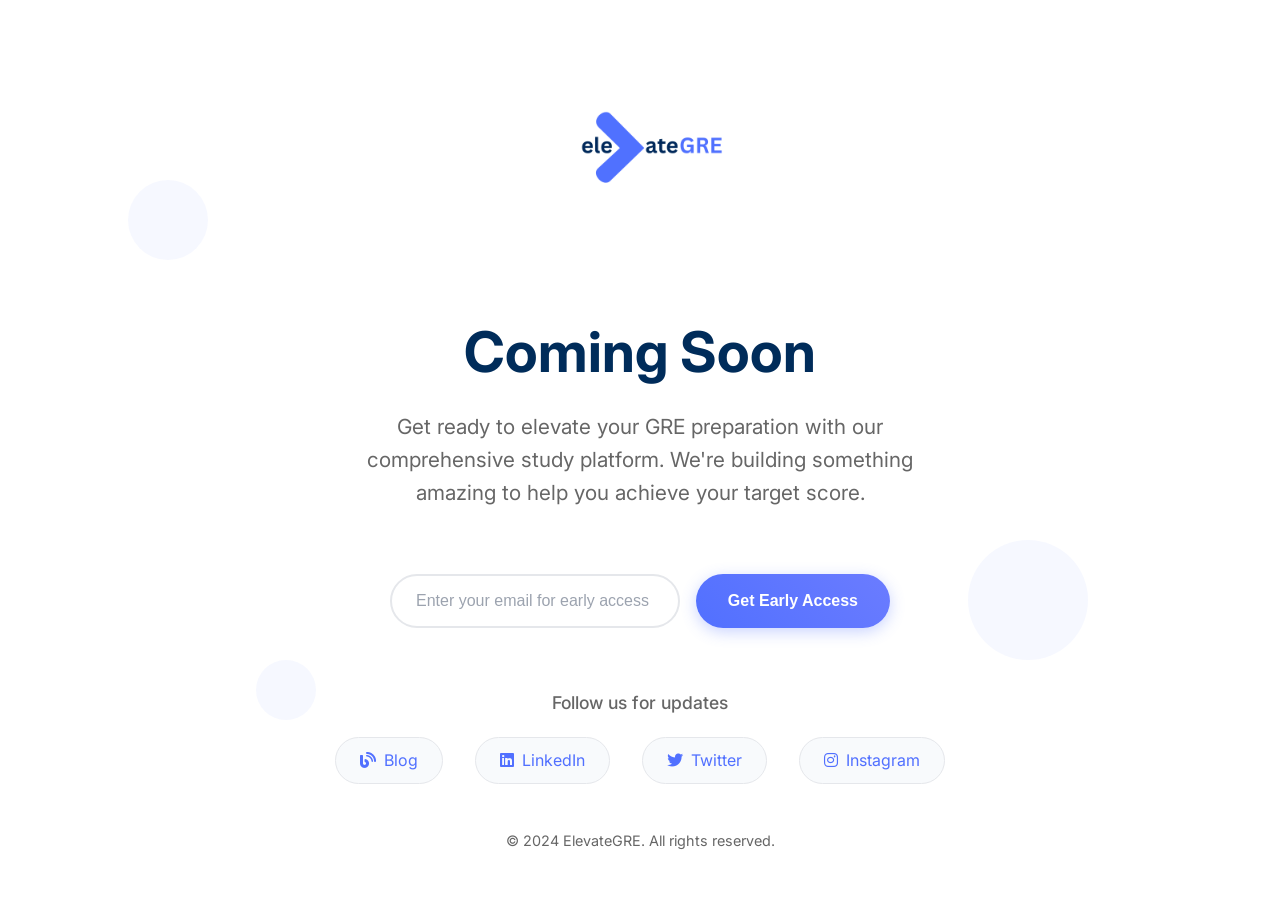
<file: index.html>
<!DOCTYPE html>
<html lang="en">
<head>
    <!-- Google tag (gtag.js) -->
    <script async src="https://www.googletagmanager.com/gtag/js?id=G-VD2HW9C761"></script>
    <script>
    window.dataLayer = window.dataLayer || [];
    function gtag(){dataLayer.push(arguments);}
    gtag('js', new Date());

    gtag('config', 'G-VD2HW9C761');
    </script>
    <meta charset="UTF-8">
    <meta name="viewport" content="width=device-width, initial-scale=1.0">
    <title>ElevateGRE - Comprehensive GRE Preparation Platform | Coming Soon</title>
    <meta name="description" content="ElevateGRE is your comprehensive GRE preparation platform. Get early access to expert study materials, practice tests, and personalized study plans to achieve your target GRE score.">
    <meta name="keywords" content="GRE preparation, GRE study platform, GRE practice tests, GRE study materials, GRE exam prep, GRE score improvement, GRE verbal reasoning, GRE quantitative reasoning, GRE analytical writing, GRE test prep">
    <meta name="author" content="ElevateGRE">
    <meta name="robots" content="index, follow">
    
    <!-- Open Graph / Facebook -->
    <meta property="og:type" content="website">
    <meta property="og:url" content="https://elevategre.com/">
    <meta property="og:title" content="ElevateGRE - Comprehensive GRE Preparation Platform | Coming Soon">
    <meta property="og:description" content="ElevateGRE is your comprehensive GRE preparation platform. Get early access to expert study materials, practice tests, and personalized study plans to achieve your target GRE score.">
    <meta property="og:image" content="https://elevategre.com/media/logo_with_name.png">
    <meta property="og:site_name" content="ElevateGRE">
    <meta property="og:locale" content="en_US">
    
    <!-- Twitter -->
    <meta property="twitter:card" content="summary_large_image">
    <meta property="twitter:url" content="https://elevategre.com/">
    <meta property="twitter:title" content="ElevateGRE - Comprehensive GRE Preparation Platform | Coming Soon">
    <meta property="twitter:description" content="ElevateGRE is your comprehensive GRE preparation platform. Get early access to expert study materials, practice tests, and personalized study plans to achieve your target GRE score.">
    <meta property="twitter:image" content="https://elevategre.com/media/logo_with_name.png">
    <meta property="twitter:creator" content="@elevategre">
    <meta property="twitter:site" content="@elevategre">
    
    <!-- Canonical URL -->
    <link rel="canonical" href="https://elevategre.com/">
    
    <!-- Additional SEO -->
    <meta name="theme-color" content="#5170ff">
    <meta name="msapplication-TileColor" content="#5170ff">
    <meta name="apple-mobile-web-app-capable" content="yes">
    <meta name="apple-mobile-web-app-status-bar-style" content="default">
    <meta name="apple-mobile-web-app-title" content="ElevateGRE">
    
    <!-- Structured Data -->
    <script type="application/ld+json">
    {
        "@context": "https://schema.org",
        "@type": "EducationalOrganization",
        "name": "ElevateGRE",
        "description": "Comprehensive GRE preparation platform providing expert study materials, practice tests, and personalized study plans to help students achieve their target GRE scores.",
        "url": "https://elevategre.com",
        "logo": {
            "@type": "ImageObject",
            "url": "https://elevategre.com/media/logo_with_name.png"
        },
        "sameAs": [
            "https://linkedin.com/company/elevate-gre/",
            "https://twitter.com/elevategre",
            "https://instagram.com/elevate_gre"
        ],
        "contactPoint": {
            "@type": "ContactPoint",
            "contactType": "customer service",
            "email": "support@elevategre.com"
        },
        "offers": {
            "@type": "Offer",
            "description": "GRE preparation courses and study materials",
            "category": "Educational Services"
        },
        "mainEntityOfPage": {
            "@type": "WebPage",
            "@id": "https://elevategre.com/"
        }
    }
    </script>

    <link href="https://fonts.googleapis.com/css2?family=Inter:wght@300;400;500;600;700&display=swap" rel="stylesheet">
    <link rel="stylesheet" href="https://cdnjs.cloudflare.com/ajax/libs/font-awesome/6.0.0/css/all.min.css">
    <style>
        * {
            margin: 0;
            padding: 0;
            box-sizing: border-box;
        }

        body {
            font-family: 'Inter', sans-serif;
            background: #ffffff;
            min-height: 100vh;
            display: flex;
            align-items: center;
            justify-content: center;
            color: #333333;
            overflow-x: hidden;
        }

        .container {
            max-width: 1200px;
            width: 100%;
            padding: 2rem;
            text-align: center;
            position: relative;
        }

        .logo-section {
            margin-bottom: 3rem;
        }

        .logo {
            max-width: 200px;
            height: auto;
            margin-bottom: 1rem;
        }

        .main-content {
            margin-bottom: 4rem;
        }

        .coming-soon-title {
            font-size: 3.5rem;
            font-weight: 700;
            margin-bottom: 1.5rem;
            color: #002c5a;
            line-height: 1.2;
        }

        .subtitle {
            font-size: 1.3rem;
            font-weight: 400;
            margin-bottom: 2rem;
            color: #666666;
            max-width: 600px;
            margin-left: auto;
            margin-right: auto;
            line-height: 1.6;
        }

        .email-section {
            margin-bottom: 4rem;
        }

        .email-form {
            display: flex;
            max-width: 500px;
            margin: 0 auto 2rem;
            gap: 1rem;
            flex-wrap: wrap;
            justify-content: center;
        }

        .email-input {
            flex: 1;
            min-width: 280px;
            padding: 1rem 1.5rem;
            border: 2px solid #e5e7eb;
            border-radius: 50px;
            background: #ffffff;
            color: #333333;
            font-size: 1rem;
            transition: all 0.3s ease;
        }

        .email-input::placeholder {
            color: #9ca3af;
        }

        .email-input:focus {
            outline: none;
            border-color: #5170ff;
            box-shadow: 0 0 0 3px rgba(81, 112, 255, 0.1);
        }

        .subscribe-btn {
            padding: 1rem 2rem;
            background: linear-gradient(45deg, #5170ff, #6b7cff);
            border: none;
            border-radius: 50px;
            color: white;
            font-size: 1rem;
            font-weight: 600;
            cursor: pointer;
            transition: all 0.3s ease;
            white-space: nowrap;
            box-shadow: 0 4px 15px rgba(81, 112, 255, 0.3);
        }

        .subscribe-btn:hover {
            transform: translateY(-2px);
            box-shadow: 0 6px 20px rgba(81, 112, 255, 0.4);
        }

        .success-message {
            display: none;
            color: #4ade80;
            font-weight: 500;
            margin-top: 1rem;
        }

        .social-section {
            margin-bottom: 3rem;
        }

        .social-title {
            font-size: 1.1rem;
            font-weight: 500;
            margin-bottom: 1.5rem;
            color: #666666;
        }

        .social-links {
            display: flex;
            justify-content: center;
            gap: 2rem;
            flex-wrap: wrap;
        }

        .social-link {
            display: flex;
            align-items: center;
            gap: 0.5rem;
            padding: 0.8rem 1.5rem;
            background: #f8fafc;
            border-radius: 50px;
            color: #5170ff;
            text-decoration: none;
            transition: all 0.3s ease;
            border: 1px solid #e5e7eb;
        }

        .social-link:hover {
            background: #5170ff;
            color: white;
            transform: translateY(-2px);
            box-shadow: 0 4px 15px rgba(81, 112, 255, 0.3);
        }

        .footer {
            color: #666666;
            font-size: 0.9rem;
        }

        .floating-elements {
            position: absolute;
            top: 0;
            left: 0;
            width: 100%;
            height: 100%;
            pointer-events: none;
            overflow: hidden;
        }

        .floating-circle {
            position: absolute;
            border-radius: 50%;
            background: rgba(81, 112, 255, 0.05);
            animation: float 6s ease-in-out infinite;
        }

        .floating-circle:nth-child(1) {
            width: 80px;
            height: 80px;
            top: 20%;
            left: 10%;
            animation-delay: 0s;
        }

        .floating-circle:nth-child(2) {
            width: 120px;
            height: 120px;
            top: 60%;
            right: 15%;
            animation-delay: 2s;
        }

        .floating-circle:nth-child(3) {
            width: 60px;
            height: 60px;
            bottom: 20%;
            left: 20%;
            animation-delay: 4s;
        }

        @keyframes float {
            0%, 100% {
                transform: translateY(0px) rotate(0deg);
            }
            50% {
                transform: translateY(-20px) rotate(180deg);
            }
        }

        @media (max-width: 768px) {
            .coming-soon-title {
                font-size: 2.5rem;
            }
            
            .subtitle {
                font-size: 1.1rem;
            }
            
            .email-form {
                flex-direction: column;
                align-items: center;
            }
            
            .email-input {
                min-width: 100%;
            }
            
            .social-links {
                gap: 1rem;
            }
            
            .container {
                padding: 1rem;
            }
        }

        @media (max-width: 480px) {
            .coming-soon-title {
                font-size: 2rem;
            }
            
            .subtitle {
                font-size: 1rem;
            }
        }
    </style>
</head>
<body>
    <div class="floating-elements">
        <div class="floating-circle"></div>
        <div class="floating-circle"></div>
        <div class="floating-circle"></div>
    </div>

    <div class="container">
        <div class="logo-section">
            <img src="media/logo_with_name.png" alt="ElevateGRE Logo" class="logo">
        </div>

        <div class="main-content">
            <h1 class="coming-soon-title">Coming Soon</h1>
            <p class="subtitle">
                Get ready to elevate your GRE preparation with our comprehensive study platform. 
                We're building something amazing to help you achieve your target score.
            </p>
        </div>

        <div class="email-section">
            <form class="email-form" id="emailForm">
                <input 
                    type="email" 
                    class="email-input" 
                    placeholder="Enter your email for early access"
                    required
                    id="emailInput"
                >
                <button type="submit" class="subscribe-btn">
                    Get Early Access
                </button>
            </form>
            <div class="success-message" id="successMessage">
                <i class="fas fa-check-circle"></i> Thank you! We'll notify you when we launch.
            </div>
        </div>

        <div class="social-section">
            <h3 class="social-title">Follow us for updates</h3>
            <div class="social-links">
                <a href="blogs.html" class="social-link">
                    <i class="fas fa-blog"></i>
                    <span>Blog</span>
                </a>
                <a href="https://linkedin.com/company/elevate-gre/" class="social-link" target="_blank" rel="noopener noreferrer">
                    <i class="fab fa-linkedin"></i>
                    <span>LinkedIn</span>
                </a>
                <a href="https://twitter.com/elevategre" class="social-link" target="_blank" rel="noopener noreferrer">
                    <i class="fab fa-twitter"></i>
                    <span>Twitter</span>
                </a>
                <a href="https://instagram.com/elevate_gre" class="social-link" target="_blank" rel="noopener noreferrer">
                    <i class="fab fa-instagram"></i>
                    <span>Instagram</span>
                </a>
            </div>
        </div>

        <div class="footer">
            <p>&copy; 2024 ElevateGRE. All rights reserved.</p>
        </div>
    </div>

    <script>
        document.getElementById('emailForm').addEventListener('submit', function(e) {
            e.preventDefault();
            
            const email = document.getElementById('emailInput').value;
            const successMessage = document.getElementById('successMessage');
            const submitBtn = document.querySelector('.subscribe-btn');
            
            // Basic email validation
            if (email && email.includes('@')) {
                // Show loading state
                submitBtn.innerHTML = '<i class="fas fa-spinner fa-spin"></i> Subscribing...';
                submitBtn.disabled = true;
                
                // Google Apps Script endpoint - Replace with your actual Apps Script URL
                const scriptURL = 'https://script.google.com/macros/s/AKfycbw17CR69hm7m8slVAiXTNQA00CiCO_mK-dCwRMcRXS-LLwhol5DbnVlaRzAu1JUa8ma/exec';
                
                // Prepare form data
                const formData = new FormData();
                formData.append('email', email);
                formData.append('timestamp', new Date().toISOString());
                
                // Send to Google Apps Script
                fetch(scriptURL, {
                    method: 'POST',
                    body: formData
                })
                .then(response => {
                    if (response.ok) {
                        successMessage.style.display = 'block';
                        document.getElementById('emailInput').value = '';
                        
                        // Hide success message after 5 seconds
                        setTimeout(() => {
                            successMessage.style.display = 'none';
                        }, 5000);
                    } else {
                        throw new Error('Network response was not ok');
                    }
                })
                .catch(error => {
                    console.error('Error:', error);
                    // Fallback: show success message even if request fails
                    successMessage.style.display = 'block';
                    document.getElementById('emailInput').value = '';
                    
                    setTimeout(() => {
                        successMessage.style.display = 'none';
                    }, 5000);
                })
                .finally(() => {
                    // Reset button state
                    submitBtn.innerHTML = 'Get Early Access';
                    submitBtn.disabled = false;
                });
            } else {
                alert('Please enter a valid email address');
            }
        });

        // Add some interactive effects
        document.addEventListener('mousemove', function(e) {
            const circles = document.querySelectorAll('.floating-circle');
            const x = e.clientX / window.innerWidth;
            const y = e.clientY / window.innerHeight;
            
            circles.forEach((circle, index) => {
                const speed = (index + 1) * 0.5;
                const xPos = (x - 0.5) * speed * 20;
                const yPos = (y - 0.5) * speed * 20;
                circle.style.transform = `translate(${xPos}px, ${yPos}px)`;
            });
        });
    </script>
</body>
</html>
</file>
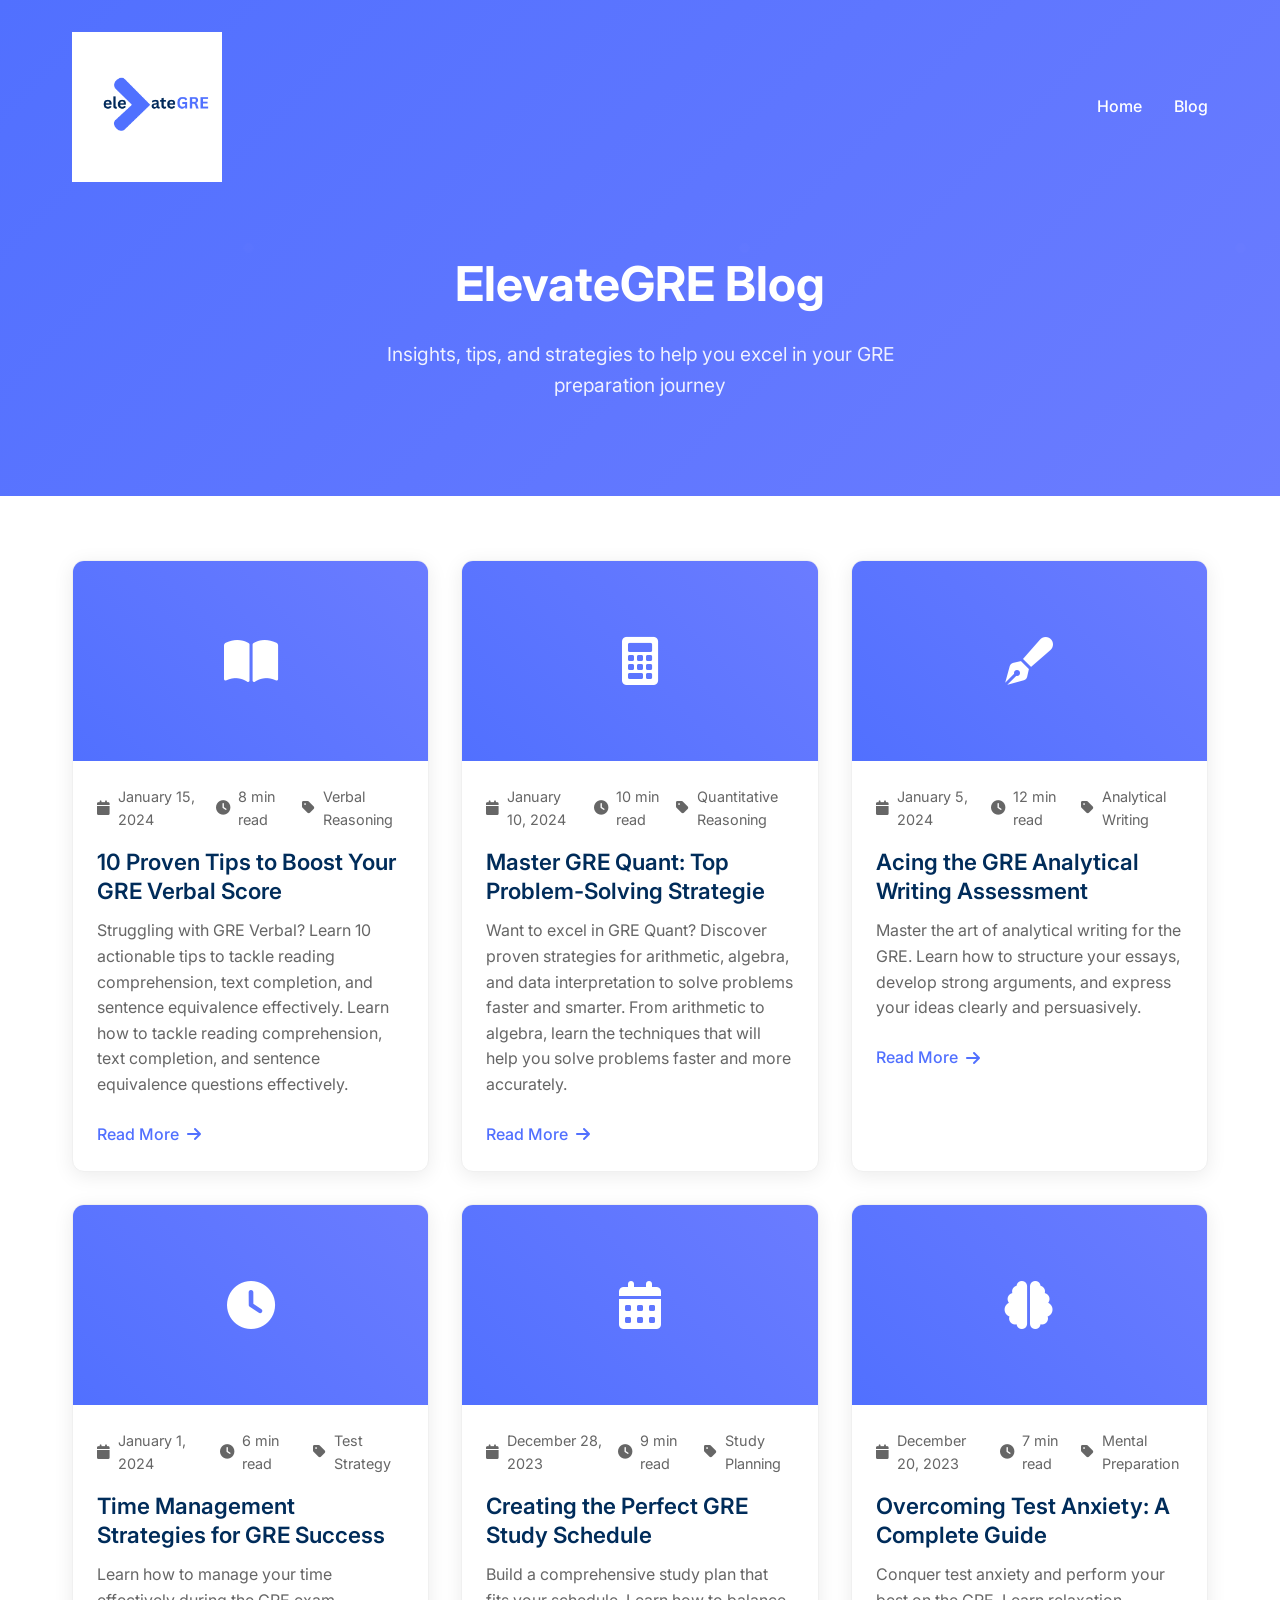
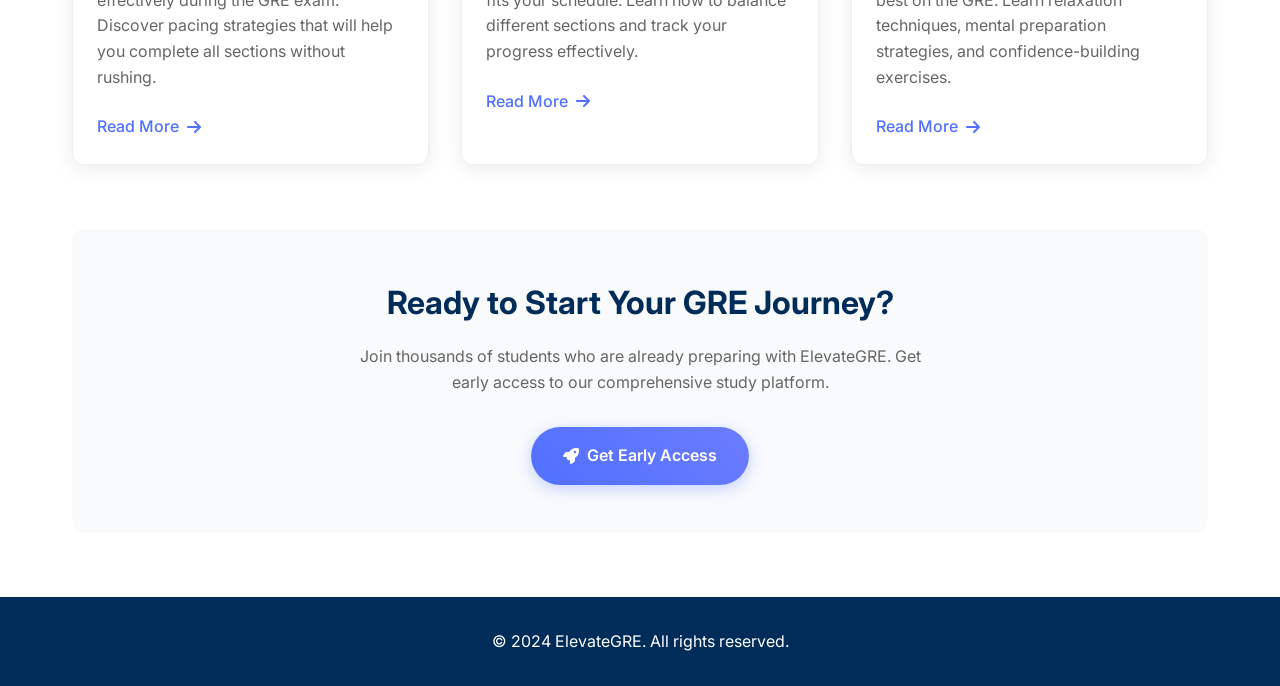
<file: blogs.html>
<!DOCTYPE html>
<html lang="en">
<head>
    <!-- Google tag (gtag.js) -->
    <script async src="https://www.googletagmanager.com/gtag/js?id=G-VD2HW9C761"></script>
    <script>
      window.dataLayer = window.dataLayer || [];
      function gtag(){dataLayer.push(arguments);}
      gtag('js', new Date());
    
      gtag('config', 'G-VD2HW9C761');
    </script>
    <meta charset="UTF-8">
    <meta name="viewport" content="width=device-width, initial-scale=1.0">
    <title>GRE Preparation Blog - Tips, Strategies & Study Guides | ElevateGRE</title>
    <meta name="description" content="Discover expert GRE preparation tips, study strategies, and comprehensive guides. Get insights on Verbal Reasoning, Quantitative Reasoning, and Analytical Writing to ace your GRE exam.">
    <meta name="keywords" content="GRE preparation, GRE tips, GRE study guide, GRE verbal reasoning, GRE quantitative reasoning, GRE analytical writing, GRE test strategies, GRE exam preparation">
    <meta name="author" content="ElevateGRE">
    <meta name="robots" content="index, follow">
    
    <!-- Open Graph / Facebook -->
    <meta property="og:type" content="website">
    <meta property="og:url" content="https://elevategre.com/blogs.html">
    <meta property="og:title" content="GRE Preparation Blog - Tips, Strategies & Study Guides | ElevateGRE">
    <meta property="og:description" content="Discover expert GRE preparation tips, study strategies, and comprehensive guides. Get insights on Verbal Reasoning, Quantitative Reasoning, and Analytical Writing to ace your GRE exam.">
    <meta property="og:image" content="https://elevategre.com/media/logo_with_name.png">
    <meta property="og:site_name" content="ElevateGRE">
    
    <!-- Twitter -->
    <meta property="twitter:card" content="summary_large_image">
    <meta property="twitter:url" content="https://elevategre.com/blogs.html">
    <meta property="twitter:title" content="GRE Preparation Blog - Tips, Strategies & Study Guides | ElevateGRE">
    <meta property="twitter:description" content="Discover expert GRE preparation tips, study strategies, and comprehensive guides. Get insights on Verbal Reasoning, Quantitative Reasoning, and Analytical Writing to ace your GRE exam.">
    <meta property="twitter:image" content="https://elevategre.com/media/logo_with_name.png">
    
    <!-- Canonical URL -->
    <link rel="canonical" href="https://elevategre.com/blogs.html">
    
    <!-- Additional SEO -->
    <meta name="theme-color" content="#5170ff">
    <meta name="msapplication-TileColor" content="#5170ff">
    
    <!-- Structured Data -->
    <script type="application/ld+json">
    {
        "@context": "https://schema.org",
        "@type": "Blog",
        "name": "ElevateGRE Blog",
        "description": "Expert GRE preparation tips, study strategies, and comprehensive guides to help you ace your GRE exam.",
        "url": "https://elevategre.com/blogs.html",
        "publisher": {
            "@type": "Organization",
            "name": "ElevateGRE",
            "url": "https://elevategre.com",
            "logo": {
                "@type": "ImageObject",
                "url": "https://elevategre.com/media/logo_with_name.png"
            }
        },
        "mainEntityOfPage": {
            "@type": "WebPage",
            "@id": "https://elevategre.com/blogs.html"
        }
    }
    </script>
    <link href="https://fonts.googleapis.com/css2?family=Inter:wght@300;400;500;600;700&display=swap" rel="stylesheet">
    <link rel="stylesheet" href="https://cdnjs.cloudflare.com/ajax/libs/font-awesome/6.0.0/css/all.min.css">
    <style>
        * {
            margin: 0;
            padding: 0;
            box-sizing: border-box;
        }

        body {
            font-family: 'Inter', sans-serif;
            background: #ffffff;
            color: #333333;
            line-height: 1.6;
        }

        .header {
            background: linear-gradient(135deg, #5170ff, #6b7cff);
            color: white;
            padding: 2rem 0;
            position: relative;
            overflow: hidden;
        }

        .header::before {
            content: '';
            position: absolute;
            top: 0;
            left: 0;
            right: 0;
            bottom: 0;
            background: url('data:image/svg+xml,<svg xmlns="http://www.w3.org/2000/svg" viewBox="0 0 100 100"><defs><pattern id="grain" width="100" height="100" patternUnits="userSpaceOnUse"><circle cx="50" cy="50" r="1" fill="white" opacity="0.1"/></pattern></defs><rect width="100" height="100" fill="url(%23grain)"/></svg>');
            opacity: 0.1;
        }

        .nav {
            max-width: 1200px;
            margin: 0 auto;
            padding: 0 2rem;
            display: flex;
            justify-content: space-between;
            align-items: center;
            position: relative;
            z-index: 1;
        }

        .logo {
            max-width: 150px;
            height: auto;
        }

        .nav-links {
            display: flex;
            gap: 2rem;
            list-style: none;
        }

        .nav-links a {
            color: white;
            text-decoration: none;
            font-weight: 500;
            transition: opacity 0.3s ease;
        }

        .nav-links a:hover {
            opacity: 0.8;
        }

        .hero {
            text-align: center;
            padding: 4rem 0;
            position: relative;
            z-index: 1;
        }

        .hero h1 {
            font-size: 3rem;
            font-weight: 700;
            margin-bottom: 1rem;
        }

        .hero p {
            font-size: 1.2rem;
            opacity: 0.9;
            max-width: 600px;
            margin: 0 auto;
        }

        .container {
            max-width: 1200px;
            margin: 0 auto;
            padding: 4rem 2rem;
        }

        .blog-grid {
            display: grid;
            grid-template-columns: repeat(auto-fit, minmax(350px, 1fr));
            gap: 2rem;
            margin-bottom: 4rem;
        }

        .blog-card {
            background: white;
            border-radius: 12px;
            box-shadow: 0 4px 20px rgba(0, 0, 0, 0.08);
            overflow: hidden;
            transition: all 0.3s ease;
            border: 1px solid #f0f0f0;
        }

        .blog-card:hover {
            transform: translateY(-5px);
            box-shadow: 0 8px 30px rgba(0, 0, 0, 0.12);
        }

        .blog-image {
            width: 100%;
            height: 200px;
            background: linear-gradient(45deg, #5170ff, #6b7cff);
            display: flex;
            align-items: center;
            justify-content: center;
            color: white;
            font-size: 3rem;
        }

        .blog-content {
            padding: 1.5rem;
        }

        .blog-meta {
            display: flex;
            align-items: center;
            gap: 1rem;
            margin-bottom: 1rem;
            font-size: 0.9rem;
            color: #666;
        }

        .blog-meta span {
            display: flex;
            align-items: center;
            gap: 0.5rem;
        }

        .blog-title {
            font-size: 1.4rem;
            font-weight: 600;
            margin-bottom: 0.8rem;
            color: #002c5a;
            line-height: 1.3;
        }

        .blog-excerpt {
            color: #666;
            margin-bottom: 1.5rem;
            line-height: 1.6;
        }

        .read-more {
            display: inline-flex;
            align-items: center;
            gap: 0.5rem;
            color: #5170ff;
            text-decoration: none;
            font-weight: 500;
            transition: all 0.3s ease;
        }

        .read-more:hover {
            gap: 0.8rem;
        }

        .cta-section {
            background: #f8fafc;
            border-radius: 12px;
            padding: 3rem;
            text-align: center;
            margin-top: 4rem;
        }

        .cta-section h2 {
            font-size: 2rem;
            margin-bottom: 1rem;
            color: #002c5a;
        }

        .cta-section p {
            color: #666;
            margin-bottom: 2rem;
            max-width: 600px;
            margin-left: auto;
            margin-right: auto;
        }

        .cta-button {
            display: inline-flex;
            align-items: center;
            gap: 0.5rem;
            padding: 1rem 2rem;
            background: linear-gradient(45deg, #5170ff, #6b7cff);
            color: white;
            text-decoration: none;
            border-radius: 50px;
            font-weight: 600;
            transition: all 0.3s ease;
            box-shadow: 0 4px 15px rgba(81, 112, 255, 0.3);
        }

        .cta-button:hover {
            transform: translateY(-2px);
            box-shadow: 0 6px 20px rgba(81, 112, 255, 0.4);
        }

        .footer {
            background: #002c5a;
            color: white;
            text-align: center;
            padding: 2rem;
        }

        @media (max-width: 768px) {
            .nav {
                flex-direction: column;
                gap: 1rem;
            }

            .nav-links {
                gap: 1rem;
            }

            .hero h1 {
                font-size: 2.5rem;
            }

            .blog-grid {
                grid-template-columns: 1fr;
            }

            .container {
                padding: 2rem 1rem;
            }

            .cta-section {
                padding: 2rem 1rem;
            }
        }
    </style>
</head>
<body>
    <header class="header">
        <nav class="nav">
            <img src="media/logo_with_name.png" alt="ElevateGRE Logo" class="logo">
            <ul class="nav-links">
                <li><a href="index.html">Home</a></li>
                <li><a href="blogs.html">Blog</a></li>
            </ul>
        </nav>
        <div class="hero">
            <h1>ElevateGRE Blog</h1>
            <p>Insights, tips, and strategies to help you excel in your GRE preparation journey</p>
        </div>
    </header>

    <main class="container">
        <div class="blog-grid" id="blogGrid">
            <!-- Blog posts will be dynamically loaded here -->
        </div>

        <div class="cta-section">
            <h2>Ready to Start Your GRE Journey?</h2>
            <p>Join thousands of students who are already preparing with ElevateGRE. Get early access to our comprehensive study platform.</p>
            <a href="index.html" class="cta-button">
                <i class="fas fa-rocket"></i>
                Get Early Access
            </a>
        </div>
    </main>

    <footer class="footer">
        <p>&copy; 2024 ElevateGRE. All rights reserved.</p>
    </footer>

    <script>
        // Blog data - in a real application, this would come from a CMS or API
        const blogPosts = [
            {
                id: 'gre-verbal-reasoning-tips',
                title: '10 Proven Tips to Boost Your GRE Verbal Score',
                excerpt: 'Struggling with GRE Verbal? Learn 10 actionable tips to tackle reading comprehension, text completion, and sentence equivalence effectively. Learn how to tackle reading comprehension, text completion, and sentence equivalence questions effectively.',
                date: '2024-01-15',
                readTime: '8 min read',
                category: 'Verbal Reasoning',
                icon: 'fas fa-book-open'
            },
            {
                id: 'quantitative-reasoning-strategies',
                title: 'Master GRE Quant: Top Problem-Solving Strategie',
                excerpt: 'Want to excel in GRE Quant? Discover proven strategies for arithmetic, algebra, and data interpretation to solve problems faster and smarter. From arithmetic to algebra, learn the techniques that will help you solve problems faster and more accurately.',
                date: '2024-01-10',
                readTime: '10 min read',
                category: 'Quantitative Reasoning',
                icon: 'fas fa-calculator'
            },
            {
                id: 'analytical-writing-guide',
                title: 'Acing the GRE Analytical Writing Assessment',
                excerpt: 'Master the art of analytical writing for the GRE. Learn how to structure your essays, develop strong arguments, and express your ideas clearly and persuasively.',
                date: '2024-01-05',
                readTime: '12 min read',
                category: 'Analytical Writing',
                icon: 'fas fa-pen-fancy'
            },
            {
                id: 'time-management-gre',
                title: 'Time Management Strategies for GRE Success',
                excerpt: 'Learn how to manage your time effectively during the GRE exam. Discover pacing strategies that will help you complete all sections without rushing.',
                date: '2024-01-01',
                readTime: '6 min read',
                category: 'Test Strategy',
                icon: 'fas fa-clock'
            },
            {
                id: 'gre-study-schedule',
                title: 'Creating the Perfect GRE Study Schedule',
                excerpt: 'Build a comprehensive study plan that fits your schedule. Learn how to balance different sections and track your progress effectively.',
                date: '2023-12-28',
                readTime: '9 min read',
                category: 'Study Planning',
                icon: 'fas fa-calendar-alt'
            },
            {
                id: 'overcoming-test-anxiety',
                title: 'Overcoming Test Anxiety: A Complete Guide',
                excerpt: 'Conquer test anxiety and perform your best on the GRE. Learn relaxation techniques, mental preparation strategies, and confidence-building exercises.',
                date: '2023-12-20',
                readTime: '7 min read',
                category: 'Mental Preparation',
                icon: 'fas fa-brain'
            }
        ];

        function renderBlogPosts() {
            const blogGrid = document.getElementById('blogGrid');
            
            blogPosts.forEach(post => {
                const blogCard = document.createElement('div');
                blogCard.className = 'blog-card';
                blogCard.innerHTML = `
                    <div class="blog-image">
                        <i class="${post.icon}"></i>
                    </div>
                    <div class="blog-content">
                        <div class="blog-meta">
                            <span><i class="fas fa-calendar"></i> ${new Date(post.date).toLocaleDateString('en-US', { year: 'numeric', month: 'long', day: 'numeric' })}</span>
                            <span><i class="fas fa-clock"></i> ${post.readTime}</span>
                            <span><i class="fas fa-tag"></i> ${post.category}</span>
                        </div>
                        <h3 class="blog-title">${post.title}</h3>
                        <p class="blog-excerpt">${post.excerpt}</p>
                        <a href="blogs/${post.id}.html" class="read-more">
                            Read More <i class="fas fa-arrow-right"></i>
                        </a>
                    </div>
                `;
                blogGrid.appendChild(blogCard);
            });
        }

        // Load blog posts when page loads
        document.addEventListener('DOMContentLoaded', renderBlogPosts);
    </script>
</body>
</html>
</file>
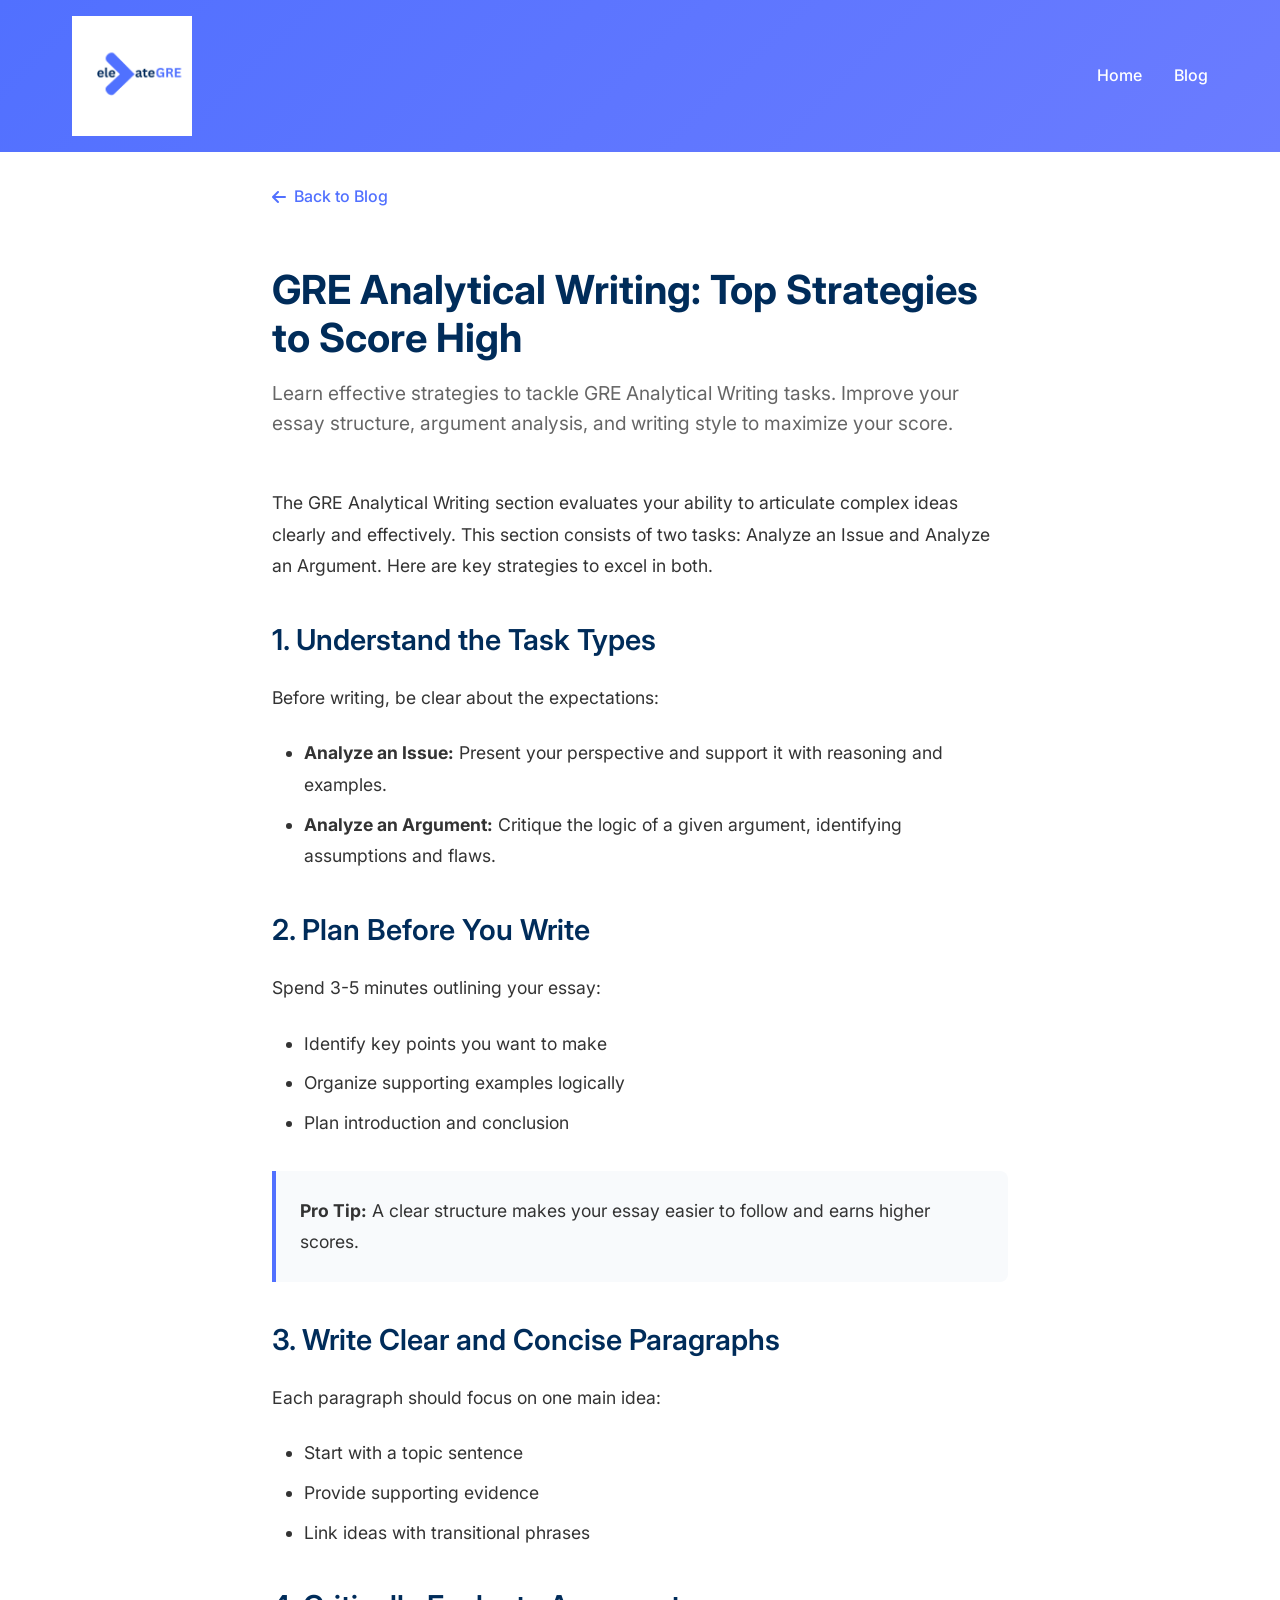
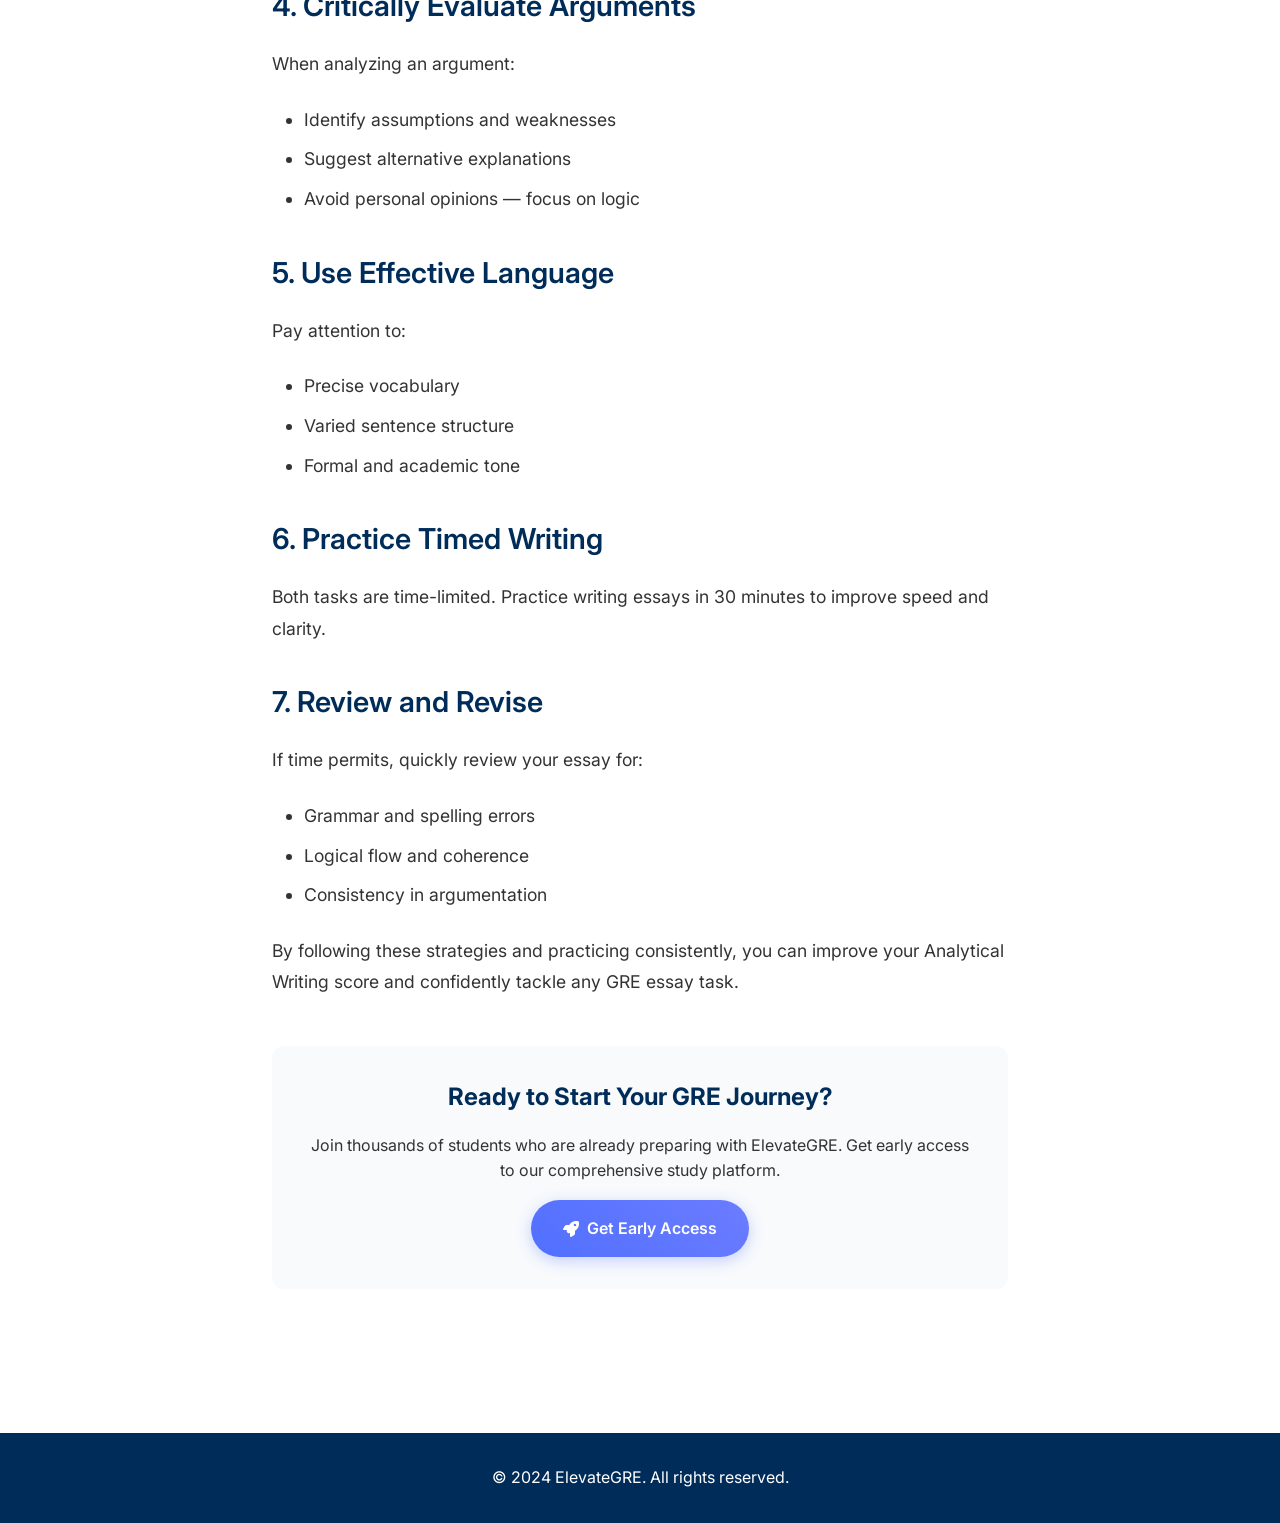
<file: blogs/analytical-writing-guide.html>
<!DOCTYPE html>
<html lang="en">
<head>
    <meta charset="UTF-8">
    <meta name="viewport" content="width=device-width, initial-scale=1.0">
    <title>10 Proven Tips to Boost Your GRE Verbal Score | ElevateGRE</title>
    <meta name="description" content="Struggling with GRE Verbal? Learn 10 actionable tips to tackle reading comprehension, text completion, and sentence equivalence effectively.">
    <meta name="keywords" content="GRE verbal tips, GRE reading comprehension, GRE text completion, GRE sentence equivalence, GRE vocabulary">
    <meta name="author" content="ElevateGRE">
    <meta name="robots" content="index, follow">

    <!-- Open Graph -->
    <meta property="og:type" content="article">
    <meta property="og:title" content="10 Proven Tips to Boost Your GRE Verbal Score">
    <meta property="og:description" content="Master GRE Verbal Reasoning with these expert strategies. Learn how to improve reading comprehension, text completion, and sentence equivalence.">
    <meta property="og:image" content="https://elevategre.com/media/logo_with_name.png">
    <meta property="og:url" content="https://elevategre.com/blogs/gre-verbal-reasoning-tips.html">
    
    <!-- Twitter -->
    <meta name="twitter:card" content="summary_large_image">
    <meta name="twitter:title" content="10 Proven Tips to Boost Your GRE Verbal Score">
    <meta name="twitter:description" content="GRE Verbal Reasoning made simple — improve your score with these expert tips.">
    <meta name="twitter:image" content="https://elevategre.com/media/logo_with_name.png">

    <!-- Canonical -->
    <link rel="canonical" href="https://elevategre.com/blogs/gre-verbal-reasoning-tips.html">

    <link href="https://fonts.googleapis.com/css2?family=Inter:wght@300;400;500;600;700&display=swap" rel="stylesheet">
    <link rel="stylesheet" href="https://cdnjs.cloudflare.com/ajax/libs/font-awesome/6.0.0/css/all.min.css">
    <link rel="stylesheet" href="../style/blog.css">
</head>
<body>
    <header class="header">
        <nav class="nav">
            <img src="../media/logo_with_name.png" alt="ElevateGRE Logo" class="logo">
            <ul class="nav-links">
                <li><a href="../index.html">Home</a></li>
                <li><a href="../blogs.html">Blog</a></li>
            </ul>
        </nav>
    </header>

    <main class="container">
        <a href="/blogs.html" class="back-link">
            <i class="fas fa-arrow-left"></i>
            Back to Blog
        </a>

        <article class="blog-header">
            <div class="blog-meta" id="blogMeta">
                <!-- Meta information will be populated by JavaScript -->
            </div>
            <h1 class="blog-title" id="blogTitle">
                GRE Analytical Writing: Top Strategies to Score High
                <!-- Blog title will be populated by JavaScript -->
            </h1>
            <p class="blog-excerpt" id="blogExcerpt">
                Learn effective strategies to tackle GRE Analytical Writing tasks. Improve your essay structure, argument analysis, and writing style to maximize your score.
                <!-- Blog excerpt will be populated by JavaScript -->
            </p>
        </article>

        <div class="blog-content" id="blogContent">
            <p>The GRE Analytical Writing section evaluates your ability to articulate complex ideas clearly and effectively. This section consists of two tasks: Analyze an Issue and Analyze an Argument. Here are key strategies to excel in both.</p>

            <h2>1. Understand the Task Types</h2>
            <p>Before writing, be clear about the expectations:</p>
            <ul>
                <li><strong>Analyze an Issue:</strong> Present your perspective and support it with reasoning and examples.</li>
                <li><strong>Analyze an Argument:</strong> Critique the logic of a given argument, identifying assumptions and flaws.</li>
            </ul>

            <h2>2. Plan Before You Write</h2>
            <p>Spend 3-5 minutes outlining your essay:</p>
            <ul>
                <li>Identify key points you want to make</li>
                <li>Organize supporting examples logically</li>
                <li>Plan introduction and conclusion</li>
            </ul>

            <div class="highlight-box">
                <strong>Pro Tip:</strong> A clear structure makes your essay easier to follow and earns higher scores.
            </div>

            <h2>3. Write Clear and Concise Paragraphs</h2>
            <p>Each paragraph should focus on one main idea:</p>
            <ul>
                <li>Start with a topic sentence</li>
                <li>Provide supporting evidence</li>
                <li>Link ideas with transitional phrases</li>
            </ul>

            <h2>4. Critically Evaluate Arguments</h2>
            <p>When analyzing an argument:</p>
            <ul>
                <li>Identify assumptions and weaknesses</li>
                <li>Suggest alternative explanations</li>
                <li>Avoid personal opinions — focus on logic</li>
            </ul>

            <h2>5. Use Effective Language</h2>
            <p>Pay attention to:</p>
            <ul>
                <li>Precise vocabulary</li>
                <li>Varied sentence structure</li>
                <li>Formal and academic tone</li>
            </ul>

            <h2>6. Practice Timed Writing</h2>
            <p>Both tasks are time-limited. Practice writing essays in 30 minutes to improve speed and clarity.</p>

            <h2>7. Review and Revise</h2>
            <p>If time permits, quickly review your essay for:</p>
            <ul>
                <li>Grammar and spelling errors</li>
                <li>Logical flow and coherence</li>
                <li>Consistency in argumentation</li>
            </ul>

            <p>By following these strategies and practicing consistently, you can improve your Analytical Writing score and confidently tackle any GRE essay task.</p>

            <!-- Blog content will be populated by JavaScript -->
        </div>

        <div class="cta-section">
            <h3>Ready to Start Your GRE Journey?</h3>
            <p>Join thousands of students who are already preparing with ElevateGRE. Get early access to our comprehensive study platform.</p>
            <a href="index.html" class="cta-button">
                <i class="fas fa-rocket"></i>
                Get Early Access
            </a>
        </div>
    </main>

    <footer class="footer">
        <p>&copy; 2024 ElevateGRE. All rights reserved.</p>
    </footer>

</body>
</html>
</file>
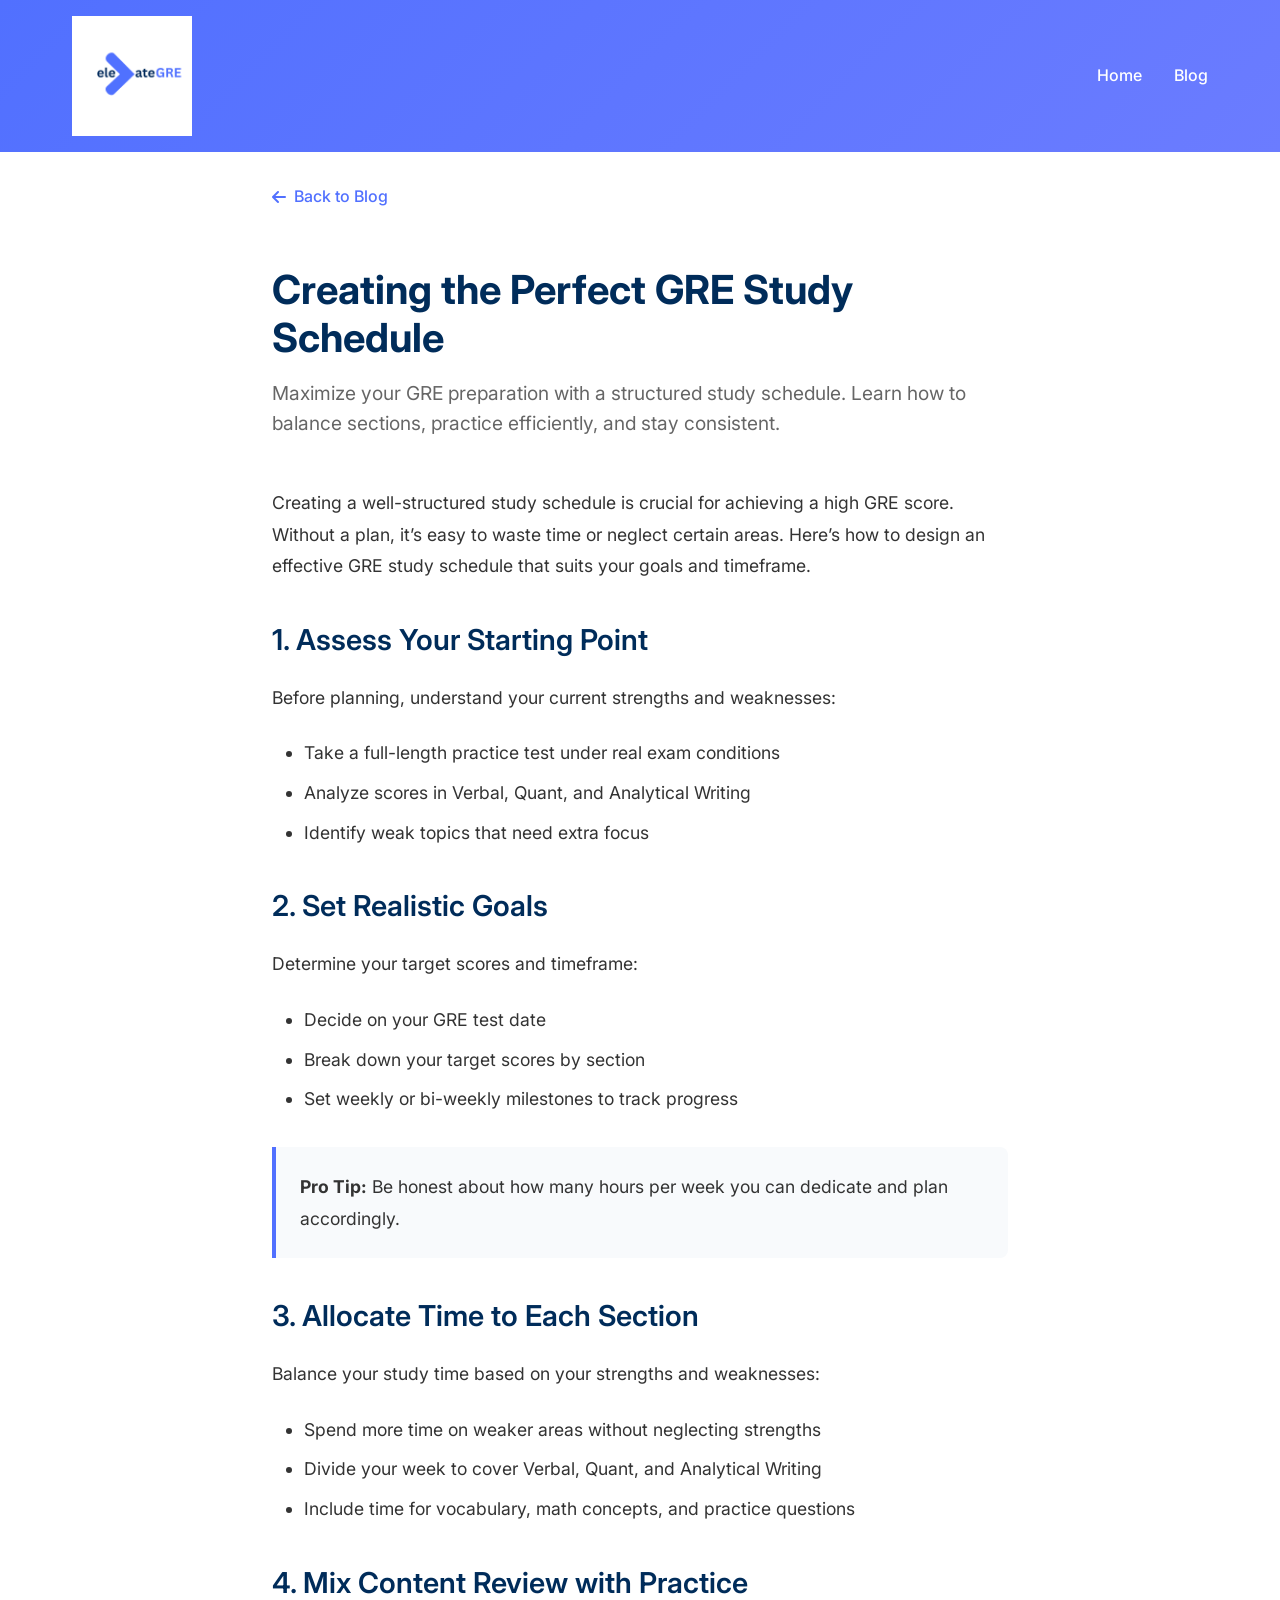
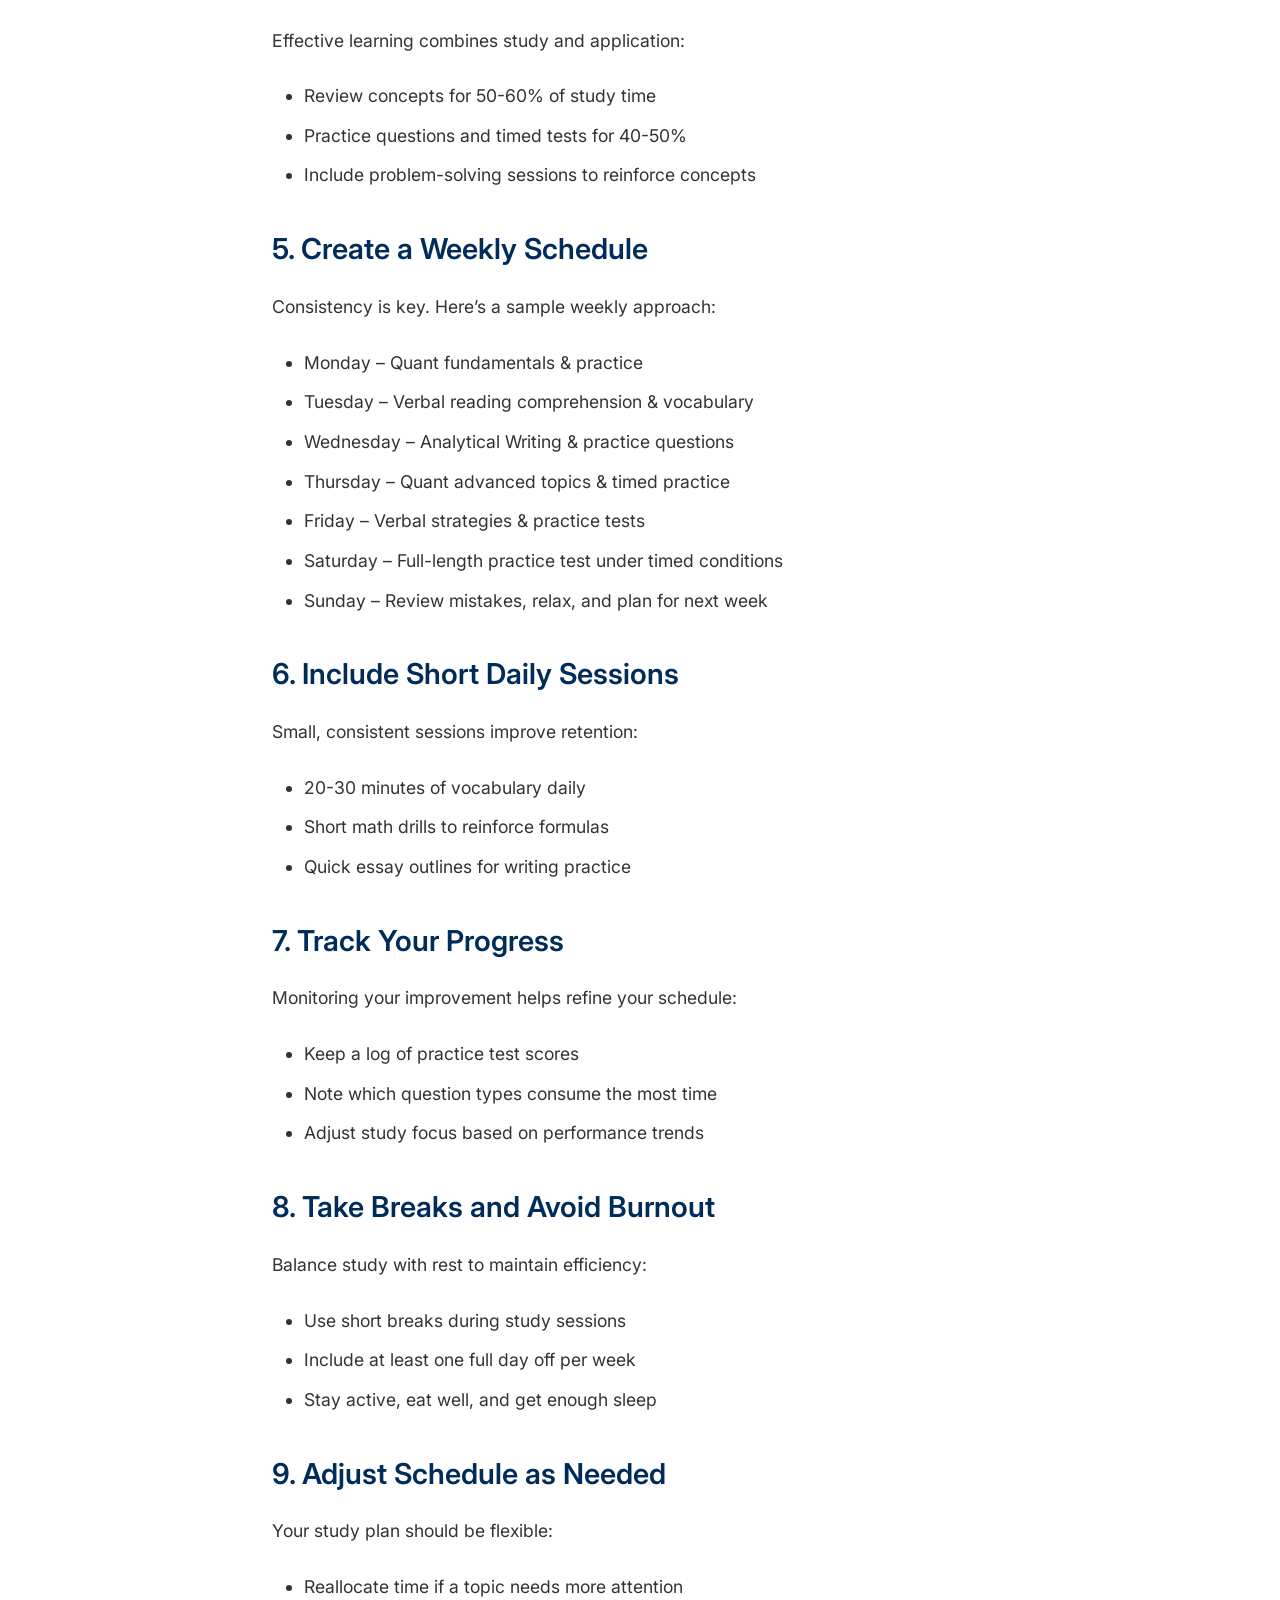
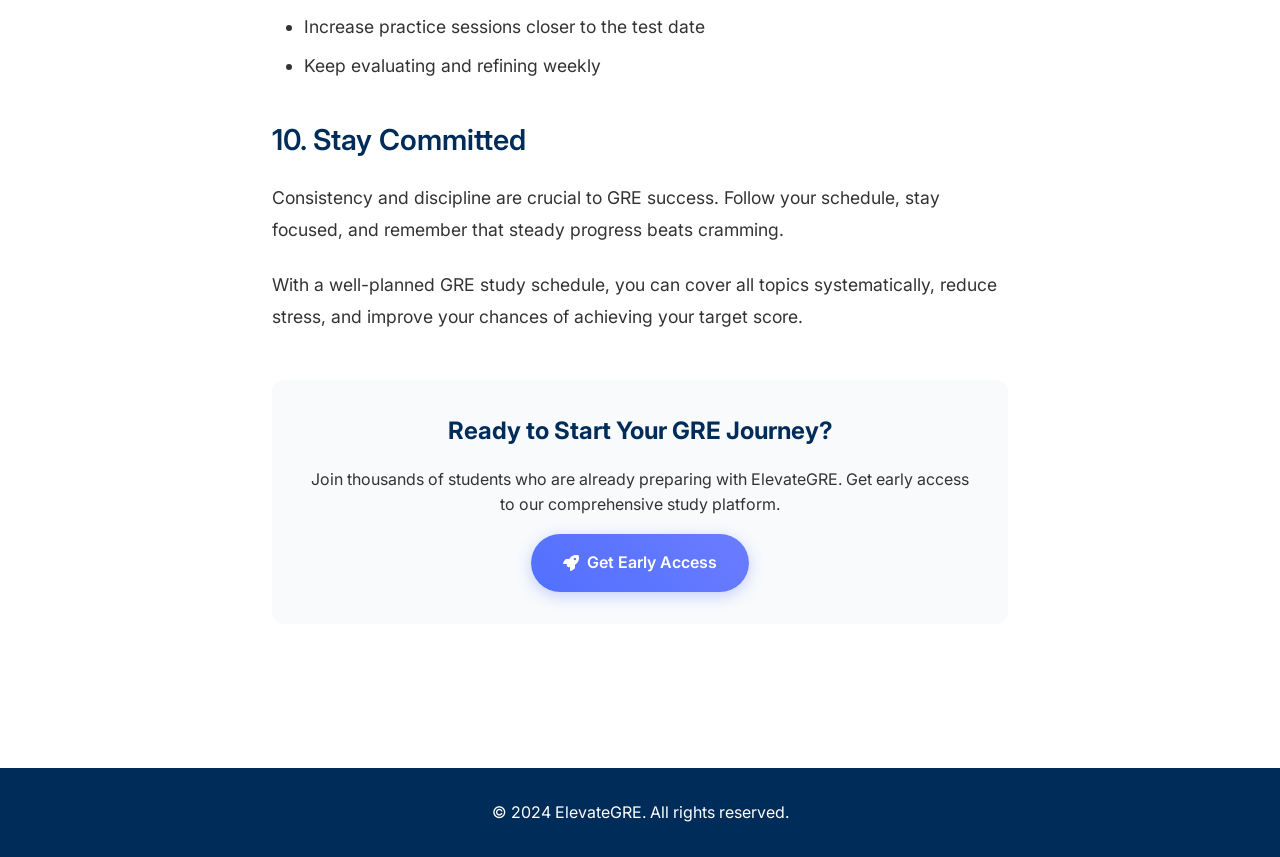
<file: blogs/gre-study-schedule.html>
<!DOCTYPE html>
<html lang="en">
<head>
    <meta charset="UTF-8">
    <meta name="viewport" content="width=device-width, initial-scale=1.0">
    <title>10 Proven Tips to Boost Your GRE Verbal Score | ElevateGRE</title>
    <meta name="description" content="Struggling with GRE Verbal? Learn 10 actionable tips to tackle reading comprehension, text completion, and sentence equivalence effectively.">
    <meta name="keywords" content="GRE verbal tips, GRE reading comprehension, GRE text completion, GRE sentence equivalence, GRE vocabulary">
    <meta name="author" content="ElevateGRE">
    <meta name="robots" content="index, follow">

    <!-- Open Graph -->
    <meta property="og:type" content="article">
    <meta property="og:title" content="10 Proven Tips to Boost Your GRE Verbal Score">
    <meta property="og:description" content="Master GRE Verbal Reasoning with these expert strategies. Learn how to improve reading comprehension, text completion, and sentence equivalence.">
    <meta property="og:image" content="https://elevategre.com/media/logo_with_name.png">
    <meta property="og:url" content="https://elevategre.com/blogs/gre-verbal-reasoning-tips.html">
    
    <!-- Twitter -->
    <meta name="twitter:card" content="summary_large_image">
    <meta name="twitter:title" content="10 Proven Tips to Boost Your GRE Verbal Score">
    <meta name="twitter:description" content="GRE Verbal Reasoning made simple — improve your score with these expert tips.">
    <meta name="twitter:image" content="https://elevategre.com/media/logo_with_name.png">

    <!-- Canonical -->
    <link rel="canonical" href="https://elevategre.com/blogs/gre-verbal-reasoning-tips.html">

    <link href="https://fonts.googleapis.com/css2?family=Inter:wght@300;400;500;600;700&display=swap" rel="stylesheet">
    <link rel="stylesheet" href="https://cdnjs.cloudflare.com/ajax/libs/font-awesome/6.0.0/css/all.min.css">
    <link rel="stylesheet" href="../style/blog.css">
</head>
<body>
    <header class="header">
        <nav class="nav">
            <img src="../media/logo_with_name.png" alt="ElevateGRE Logo" class="logo">
            <ul class="nav-links">
                <li><a href="../index.html">Home</a></li>
                <li><a href="../blogs.html">Blog</a></li>
            </ul>
        </nav>
    </header>

    <main class="container">
        <a href="../blogs.html" class="back-link">
            <i class="fas fa-arrow-left"></i>
            Back to Blog
        </a>

        <article class="blog-header">
            <div class="blog-meta" id="blogMeta">
                <!-- Meta information will be populated by JavaScript -->
            </div>
            <h1 class="blog-title" id="blogTitle">
                Creating the Perfect GRE Study Schedule
                <!-- Blog title will be populated by JavaScript -->
            </h1>
            <p class="blog-excerpt" id="blogExcerpt">
                Maximize your GRE preparation with a structured study schedule. Learn how to balance sections, practice efficiently, and stay consistent.
                <!-- Blog excerpt will be populated by JavaScript -->
            </p>
        </article>

        <div class="blog-content" id="blogContent">
            <p>Creating a well-structured study schedule is crucial for achieving a high GRE score. Without a plan, it’s easy to waste time or neglect certain areas. Here’s how to design an effective GRE study schedule that suits your goals and timeframe.</p>

                    <h2>1. Assess Your Starting Point</h2>
                    <p>Before planning, understand your current strengths and weaknesses:</p>
                    <ul>
                        <li>Take a full-length practice test under real exam conditions</li>
                        <li>Analyze scores in Verbal, Quant, and Analytical Writing</li>
                        <li>Identify weak topics that need extra focus</li>
                    </ul>

                    <h2>2. Set Realistic Goals</h2>
                    <p>Determine your target scores and timeframe:</p>
                    <ul>
                        <li>Decide on your GRE test date</li>
                        <li>Break down your target scores by section</li>
                        <li>Set weekly or bi-weekly milestones to track progress</li>
                    </ul>

                    <div class="highlight-box">
                        <strong>Pro Tip:</strong> Be honest about how many hours per week you can dedicate and plan accordingly.
                    </div>

                    <h2>3. Allocate Time to Each Section</h2>
                    <p>Balance your study time based on your strengths and weaknesses:</p>
                    <ul>
                        <li>Spend more time on weaker areas without neglecting strengths</li>
                        <li>Divide your week to cover Verbal, Quant, and Analytical Writing</li>
                        <li>Include time for vocabulary, math concepts, and practice questions</li>
                    </ul>

                    <h2>4. Mix Content Review with Practice</h2>
                    <p>Effective learning combines study and application:</p>
                    <ul>
                        <li>Review concepts for 50-60% of study time</li>
                        <li>Practice questions and timed tests for 40-50%</li>
                        <li>Include problem-solving sessions to reinforce concepts</li>
                    </ul>

                    <h2>5. Create a Weekly Schedule</h2>
                    <p>Consistency is key. Here’s a sample weekly approach:</p>
                    <ul>
                        <li>Monday – Quant fundamentals & practice</li>
                        <li>Tuesday – Verbal reading comprehension & vocabulary</li>
                        <li>Wednesday – Analytical Writing & practice questions</li>
                        <li>Thursday – Quant advanced topics & timed practice</li>
                        <li>Friday – Verbal strategies & practice tests</li>
                        <li>Saturday – Full-length practice test under timed conditions</li>
                        <li>Sunday – Review mistakes, relax, and plan for next week</li>
                    </ul>

                    <h2>6. Include Short Daily Sessions</h2>
                    <p>Small, consistent sessions improve retention:</p>
                    <ul>
                        <li>20-30 minutes of vocabulary daily</li>
                        <li>Short math drills to reinforce formulas</li>
                        <li>Quick essay outlines for writing practice</li>
                    </ul>

                    <h2>7. Track Your Progress</h2>
                    <p>Monitoring your improvement helps refine your schedule:</p>
                    <ul>
                        <li>Keep a log of practice test scores</li>
                        <li>Note which question types consume the most time</li>
                        <li>Adjust study focus based on performance trends</li>
                    </ul>

                    <h2>8. Take Breaks and Avoid Burnout</h2>
                    <p>Balance study with rest to maintain efficiency:</p>
                    <ul>
                        <li>Use short breaks during study sessions</li>
                        <li>Include at least one full day off per week</li>
                        <li>Stay active, eat well, and get enough sleep</li>
                    </ul>

                    <h2>9. Adjust Schedule as Needed</h2>
                    <p>Your study plan should be flexible:</p>
                    <ul>
                        <li>Reallocate time if a topic needs more attention</li>
                        <li>Increase practice sessions closer to the test date</li>
                        <li>Keep evaluating and refining weekly</li>
                    </ul>

                    <h2>10. Stay Committed</h2>
                    <p>Consistency and discipline are crucial to GRE success. Follow your schedule, stay focused, and remember that steady progress beats cramming.</p>

                    <p>With a well-planned GRE study schedule, you can cover all topics systematically, reduce stress, and improve your chances of achieving your target score.</p>

            <!-- Blog content will be populated by JavaScript -->
        </div>

        <div class="cta-section">
            <h3>Ready to Start Your GRE Journey?</h3>
            <p>Join thousands of students who are already preparing with ElevateGRE. Get early access to our comprehensive study platform.</p>
            <a href="index.html" class="cta-button">
                <i class="fas fa-rocket"></i>
                Get Early Access
            </a>
        </div>
    </main>

    <footer class="footer">
        <p>&copy; 2024 ElevateGRE. All rights reserved.</p>
    </footer>

</body>
</html>
</file>
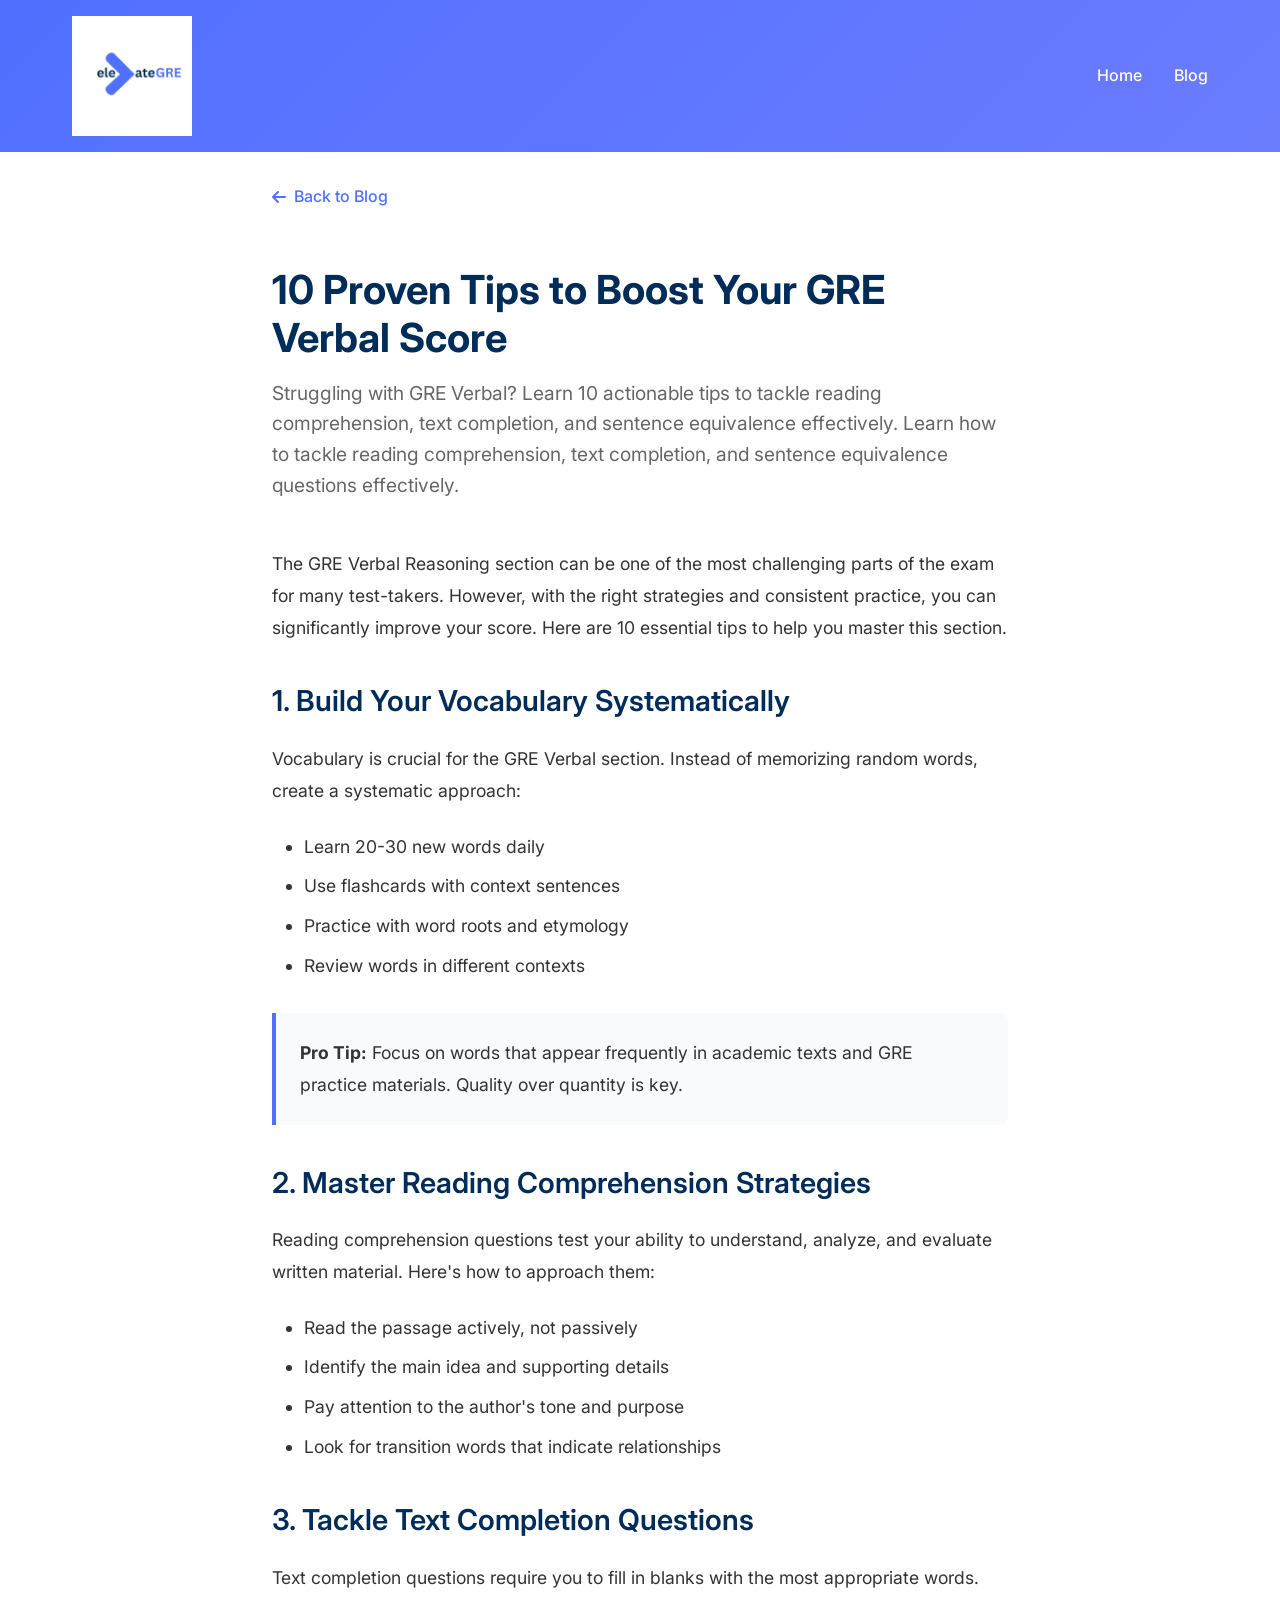
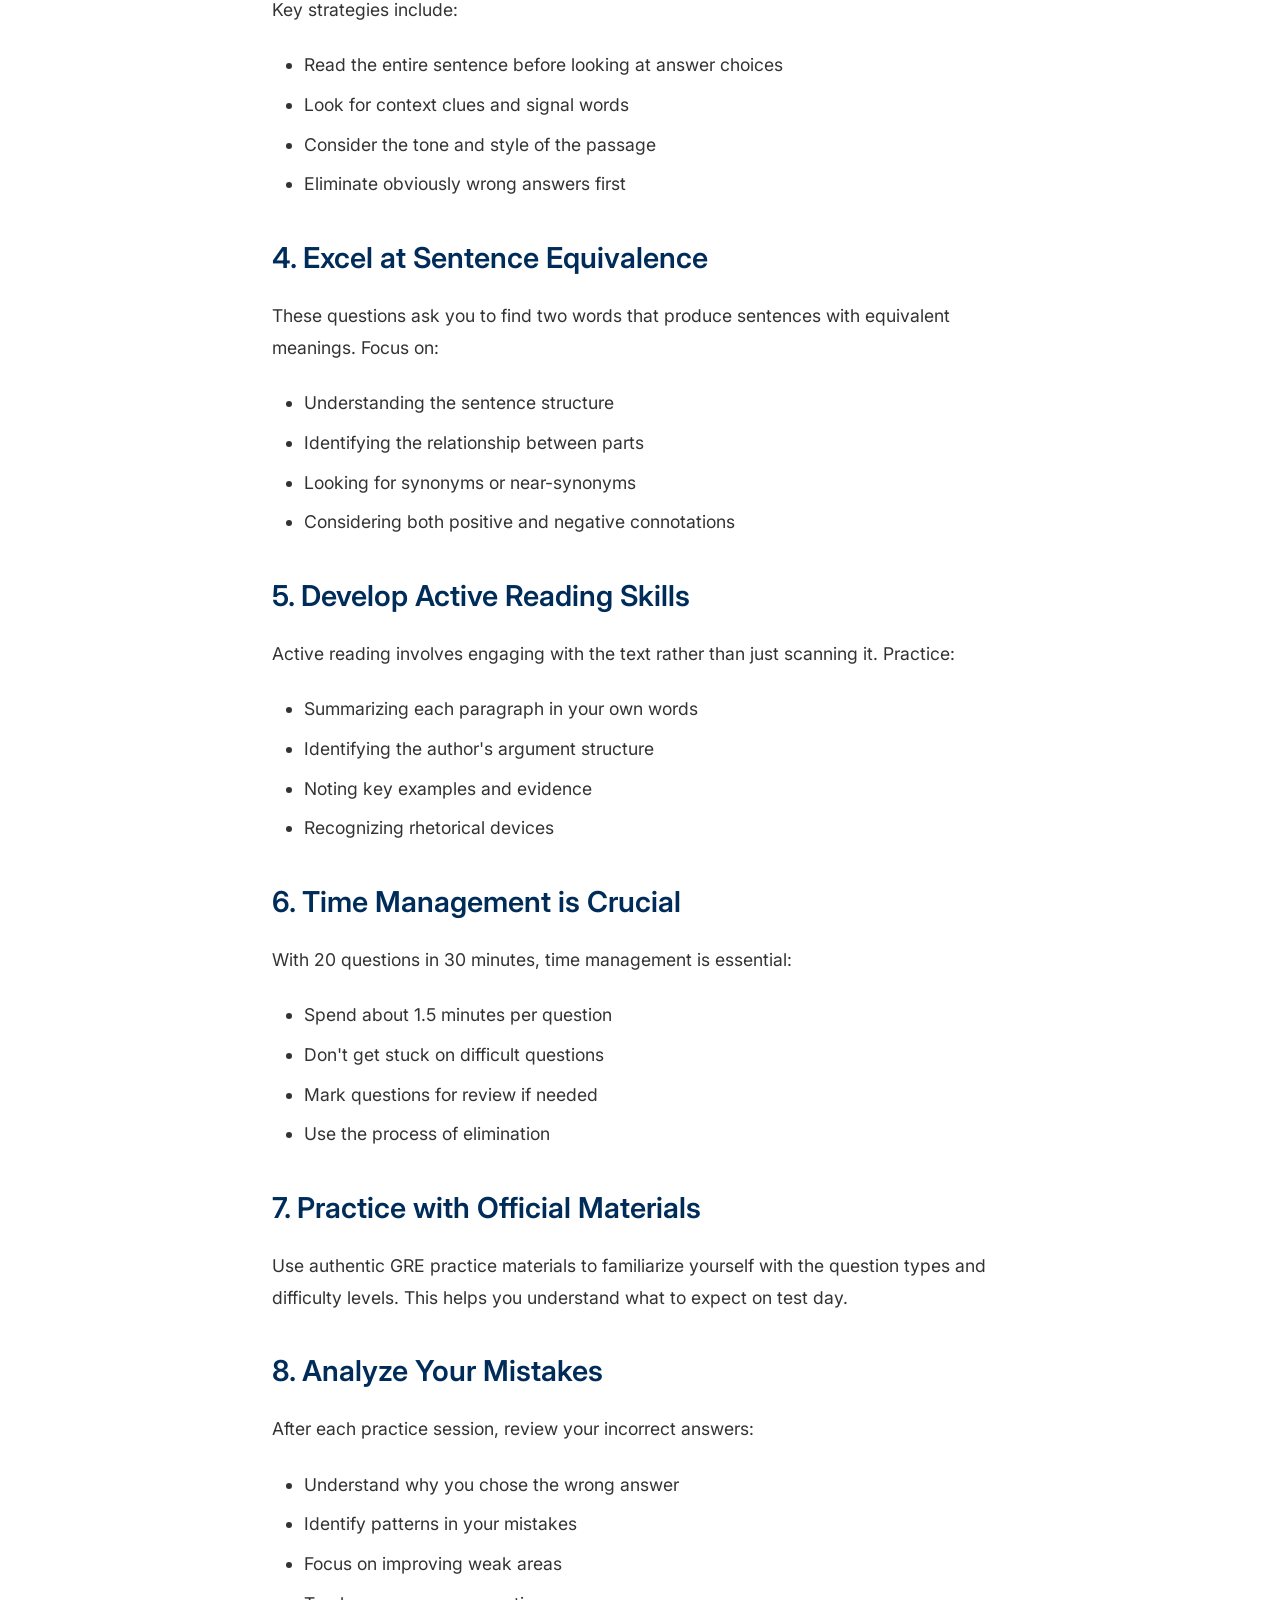
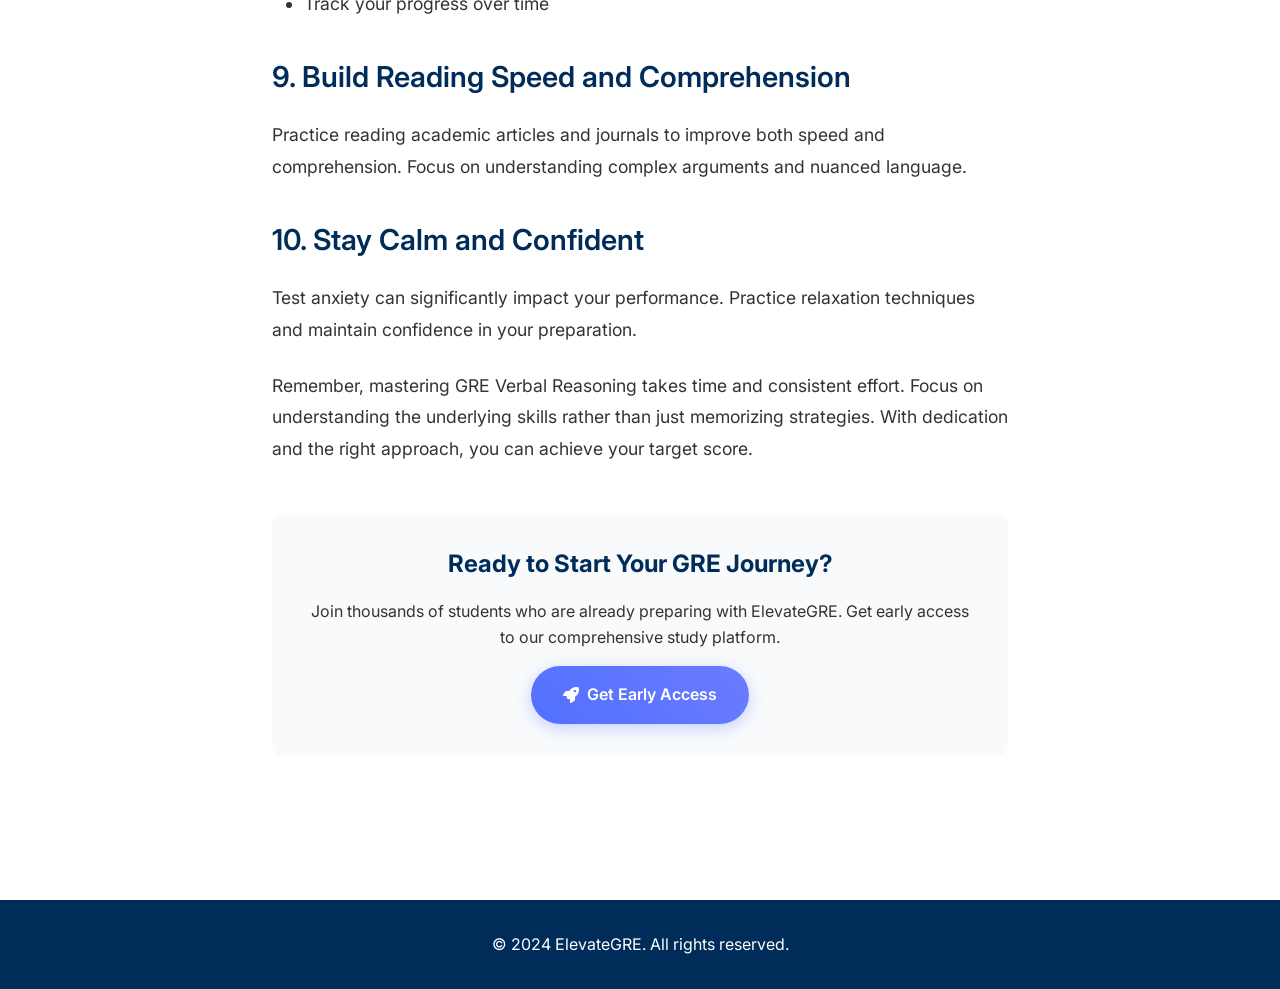
<file: blogs/gre-verbal-reasoning-tips.html>
<!DOCTYPE html>
<html lang="en">
<head>
    <meta charset="UTF-8">
    <meta name="viewport" content="width=device-width, initial-scale=1.0">
    <title>10 Proven Tips to Boost Your GRE Verbal Score | ElevateGRE</title>
    <meta name="description" content="Struggling with GRE Verbal? Learn 10 actionable tips to tackle reading comprehension, text completion, and sentence equivalence effectively.">
    <meta name="keywords" content="GRE verbal tips, GRE reading comprehension, GRE text completion, GRE sentence equivalence, GRE vocabulary">
    <meta name="author" content="ElevateGRE">
    <meta name="robots" content="index, follow">

    <!-- Open Graph -->
    <meta property="og:type" content="article">
    <meta property="og:title" content="10 Proven Tips to Boost Your GRE Verbal Score">
    <meta property="og:description" content="Master GRE Verbal Reasoning with these expert strategies. Learn how to improve reading comprehension, text completion, and sentence equivalence.">
    <meta property="og:image" content="https://elevategre.com/media/logo_with_name.png">
    <meta property="og:url" content="https://elevategre.com/blogs/gre-verbal-reasoning-tips.html">
    
    <!-- Twitter -->
    <meta name="twitter:card" content="summary_large_image">
    <meta name="twitter:title" content="10 Proven Tips to Boost Your GRE Verbal Score">
    <meta name="twitter:description" content="GRE Verbal Reasoning made simple — improve your score with these expert tips.">
    <meta name="twitter:image" content="https://elevategre.com/media/logo_with_name.png">

    <!-- Canonical -->
    <link rel="canonical" href="https://elevategre.com/blogs/gre-verbal-reasoning-tips.html">

    <link href="https://fonts.googleapis.com/css2?family=Inter:wght@300;400;500;600;700&display=swap" rel="stylesheet">
    <link rel="stylesheet" href="https://cdnjs.cloudflare.com/ajax/libs/font-awesome/6.0.0/css/all.min.css">
    <link rel="stylesheet" href="../style/blog.css">
</head>
<body>
    <header class="header">
        <nav class="nav">
            <img src="../media/logo_with_name.png" alt="ElevateGRE Logo" class="logo">
            <ul class="nav-links">
                <li><a href="../index.html">Home</a></li>
                <li><a href="../blogs.html">Blog</a></li>
            </ul>
        </nav>
    </header>

    <main class="container">
        <a href="/blogs.html" class="back-link">
            <i class="fas fa-arrow-left"></i>
            Back to Blog
        </a>

        <article class="blog-header">
            <div class="blog-meta" id="blogMeta">
                <!-- Meta information will be populated by JavaScript -->
            </div>
            <h1 class="blog-title" id="blogTitle">
                <!-- Blog title will be populated by JavaScript -->
                10 Proven Tips to Boost Your GRE Verbal Score
            </h1>
            <p class="blog-excerpt" id="blogExcerpt">
                <!-- Blog excerpt will be populated by JavaScript -->
                Struggling with GRE Verbal? Learn 10 actionable tips to tackle reading comprehension, text completion, and sentence equivalence effectively. Learn how to tackle reading comprehension, text completion, and sentence equivalence questions effectively.
            </p>
        </article>

        <div class="blog-content" id="blogContent">
            <!-- Blog content will be populated by JavaScript -->
            <p>The GRE Verbal Reasoning section can be one of the most challenging parts of the exam for many test-takers. However, with the right strategies and consistent practice, you can significantly improve your score. Here are 10 essential tips to help you master this section.</p>

            <h2>1. Build Your Vocabulary Systematically</h2>
            <p>Vocabulary is crucial for the GRE Verbal section. Instead of memorizing random words, create a systematic approach:</p>
            <ul>
                <li>Learn 20-30 new words daily</li>
                <li>Use flashcards with context sentences</li>
                <li>Practice with word roots and etymology</li>
                <li>Review words in different contexts</li>
            </ul>

            <div class="highlight-box">
                <strong>Pro Tip:</strong> Focus on words that appear frequently in academic texts and GRE practice materials. Quality over quantity is key.
            </div>

            <h2>2. Master Reading Comprehension Strategies</h2>
            <p>Reading comprehension questions test your ability to understand, analyze, and evaluate written material. Here's how to approach them:</p>
            <ul>
                <li>Read the passage actively, not passively</li>
                <li>Identify the main idea and supporting details</li>
                <li>Pay attention to the author's tone and purpose</li>
                <li>Look for transition words that indicate relationships</li>
            </ul>

            <h2>3. Tackle Text Completion Questions</h2>
            <p>Text completion questions require you to fill in blanks with the most appropriate words. Key strategies include:</p>
            <ul>
                <li>Read the entire sentence before looking at answer choices</li>
                <li>Look for context clues and signal words</li>
                <li>Consider the tone and style of the passage</li>
                <li>Eliminate obviously wrong answers first</li>
            </ul>

            <h2>4. Excel at Sentence Equivalence</h2>
            <p>These questions ask you to find two words that produce sentences with equivalent meanings. Focus on:</p>
            <ul>
                <li>Understanding the sentence structure</li>
                <li>Identifying the relationship between parts</li>
                <li>Looking for synonyms or near-synonyms</li>
                <li>Considering both positive and negative connotations</li>
            </ul>

            <h2>5. Develop Active Reading Skills</h2>
            <p>Active reading involves engaging with the text rather than just scanning it. Practice:</p>
            <ul>
                <li>Summarizing each paragraph in your own words</li>
                <li>Identifying the author's argument structure</li>
                <li>Noting key examples and evidence</li>
                <li>Recognizing rhetorical devices</li>
            </ul>

            <h2>6. Time Management is Crucial</h2>
            <p>With 20 questions in 30 minutes, time management is essential:</p>
            <ul>
                <li>Spend about 1.5 minutes per question</li>
                <li>Don't get stuck on difficult questions</li>
                <li>Mark questions for review if needed</li>
                <li>Use the process of elimination</li>
            </ul>

            <h2>7. Practice with Official Materials</h2>
            <p>Use authentic GRE practice materials to familiarize yourself with the question types and difficulty levels. This helps you understand what to expect on test day.</p>

            <h2>8. Analyze Your Mistakes</h2>
            <p>After each practice session, review your incorrect answers:</p>
            <ul>
                <li>Understand why you chose the wrong answer</li>
                <li>Identify patterns in your mistakes</li>
                <li>Focus on improving weak areas</li>
                <li>Track your progress over time</li>
            </ul>

            <h2>9. Build Reading Speed and Comprehension</h2>
            <p>Practice reading academic articles and journals to improve both speed and comprehension. Focus on understanding complex arguments and nuanced language.</p>

            <h2>10. Stay Calm and Confident</h2>
            <p>Test anxiety can significantly impact your performance. Practice relaxation techniques and maintain confidence in your preparation.</p>

            <p>Remember, mastering GRE Verbal Reasoning takes time and consistent effort. Focus on understanding the underlying skills rather than just memorizing strategies. With dedication and the right approach, you can achieve your target score.</p>

        </div>

        <div class="cta-section">
            <h3>Ready to Start Your GRE Journey?</h3>
            <p>Join thousands of students who are already preparing with ElevateGRE. Get early access to our comprehensive study platform.</p>
            <a href="index.html" class="cta-button">
                <i class="fas fa-rocket"></i>
                Get Early Access
            </a>
        </div>
    </main>

    <footer class="footer">
        <p>&copy; 2024 ElevateGRE. All rights reserved.</p>
    </footer>

</body>
</html>
</file>
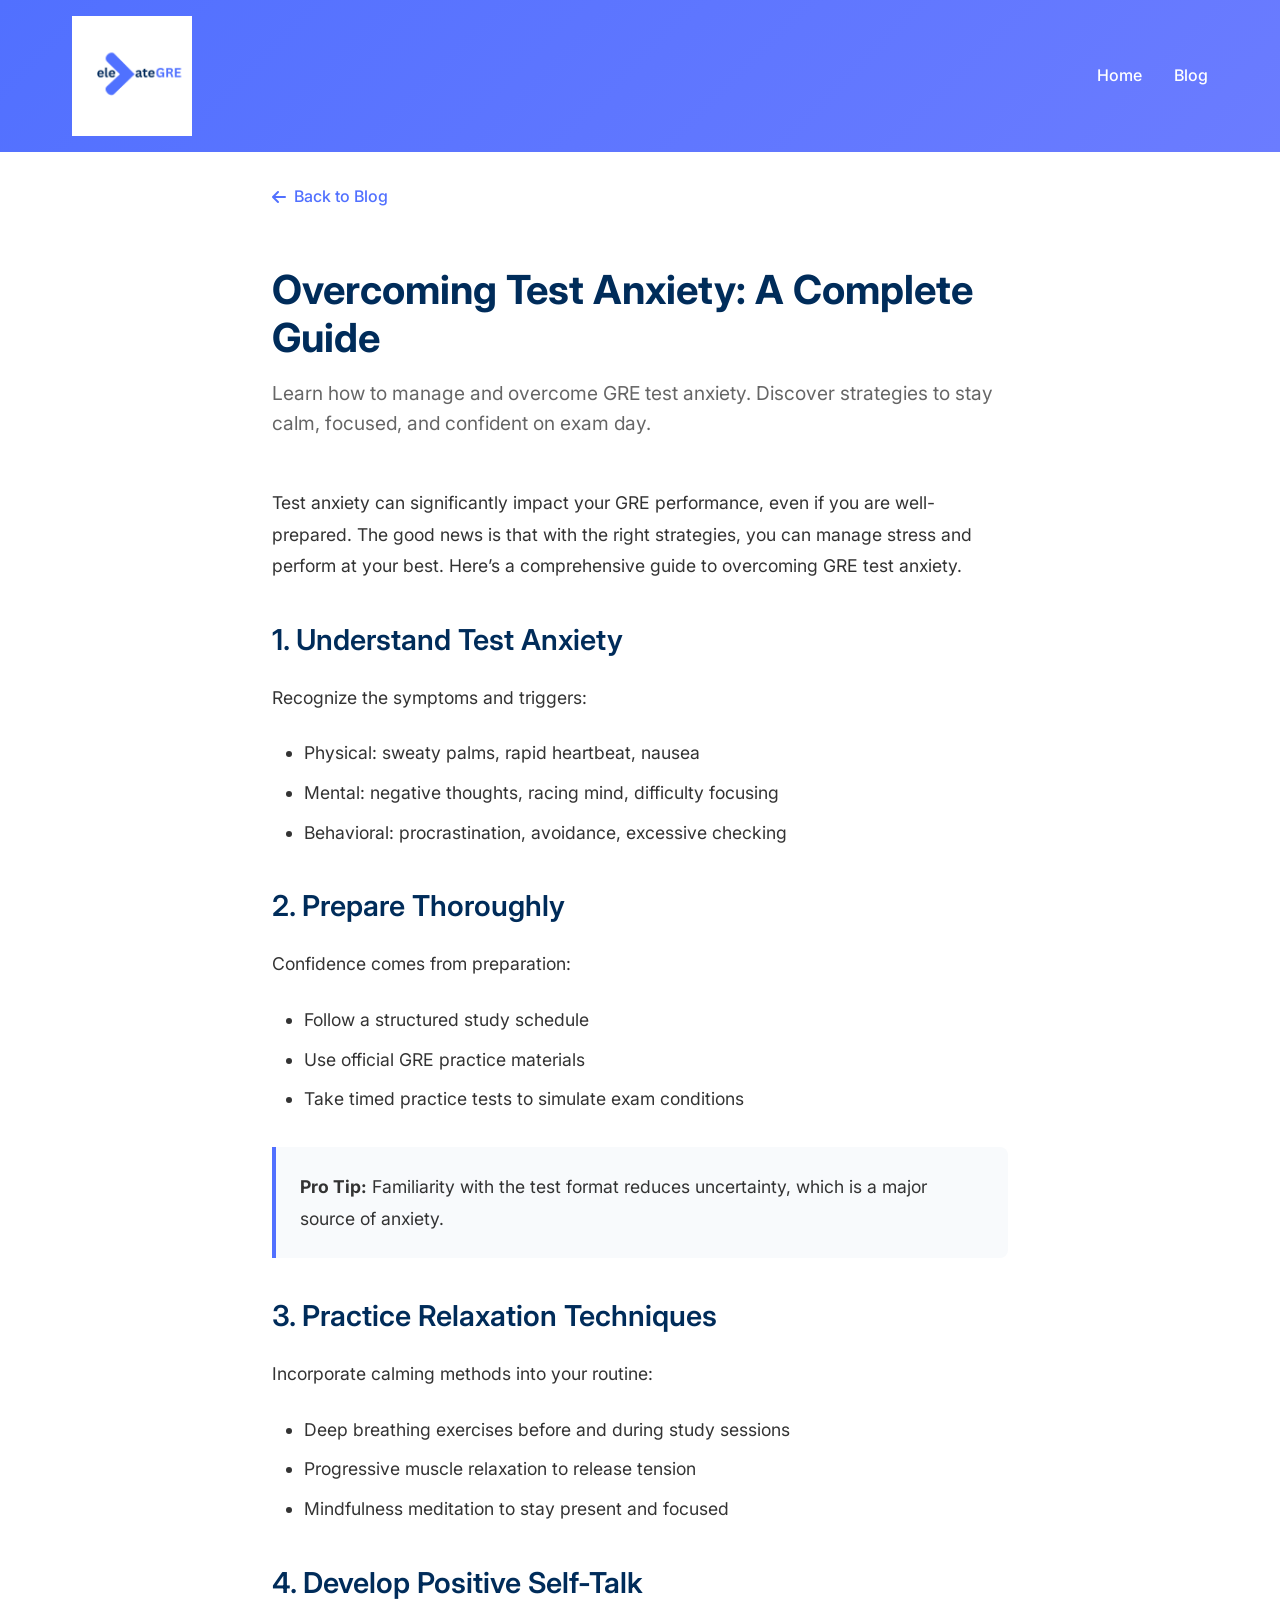
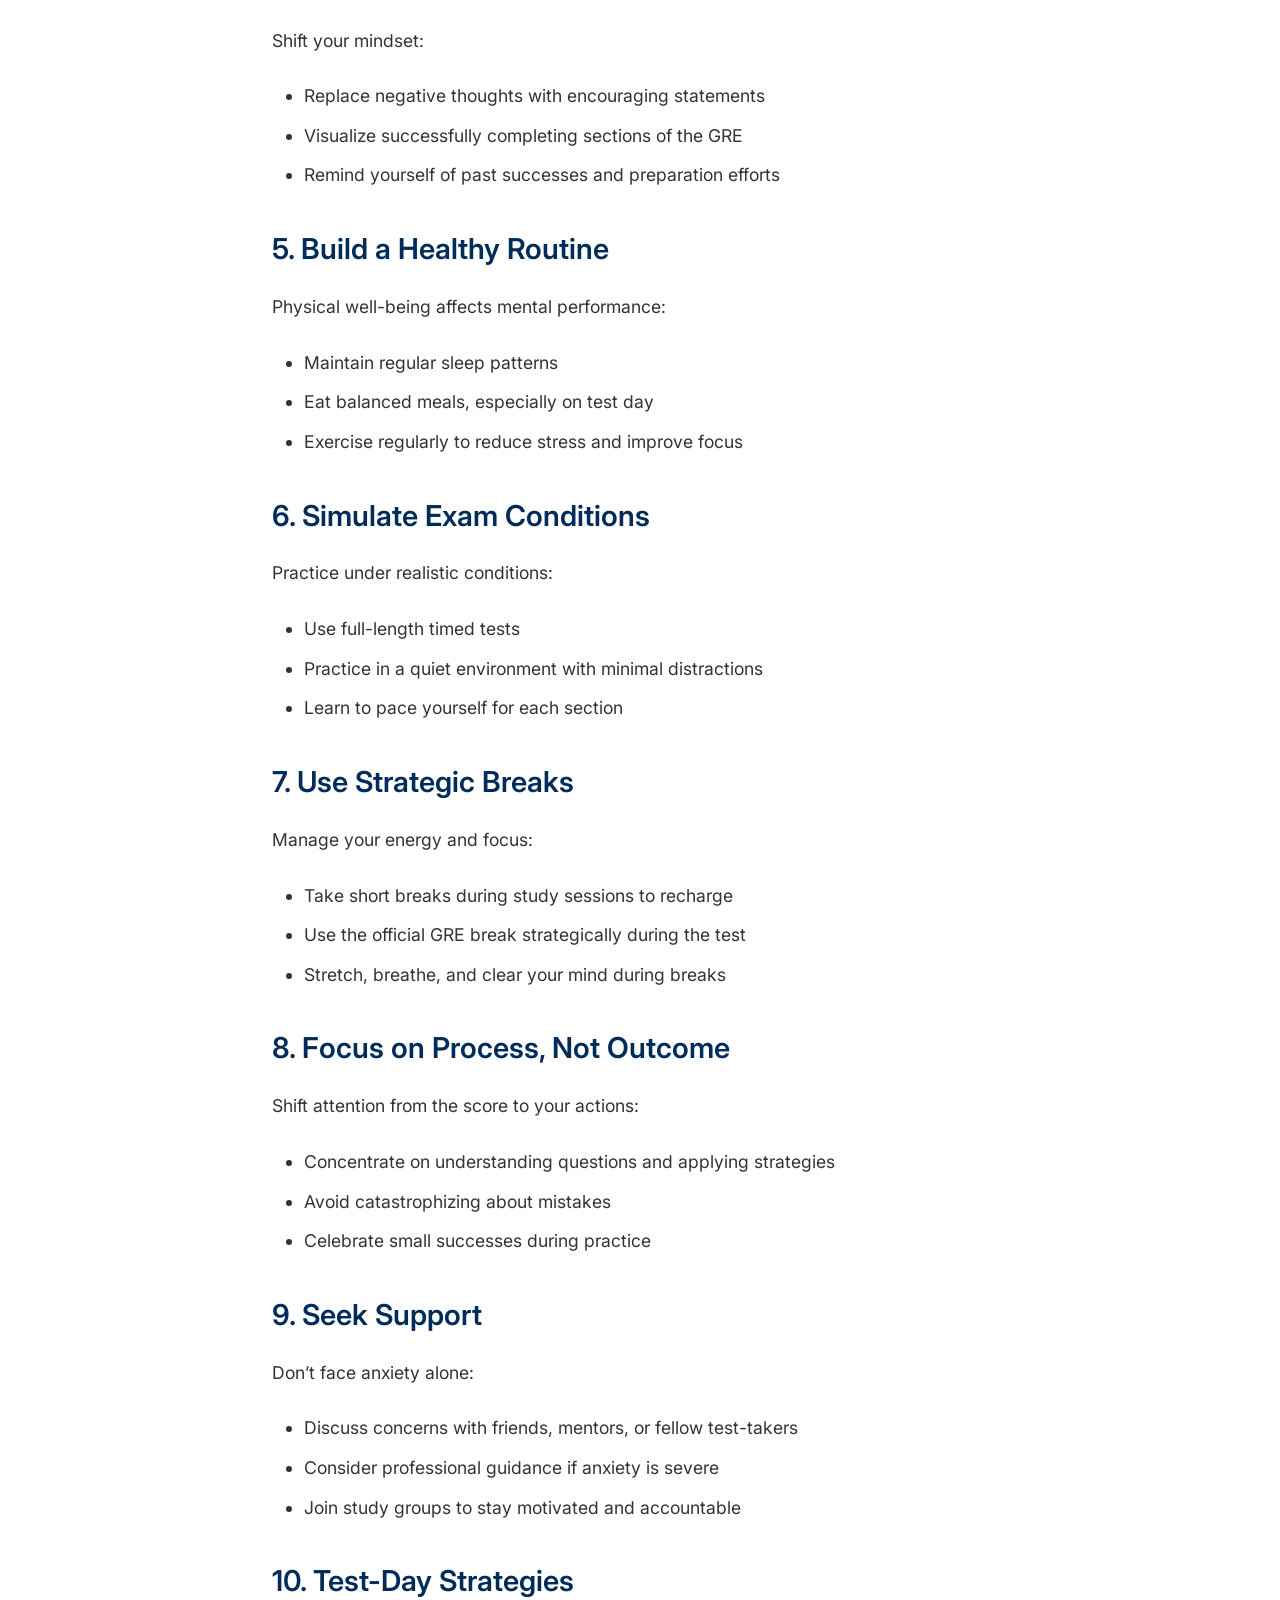
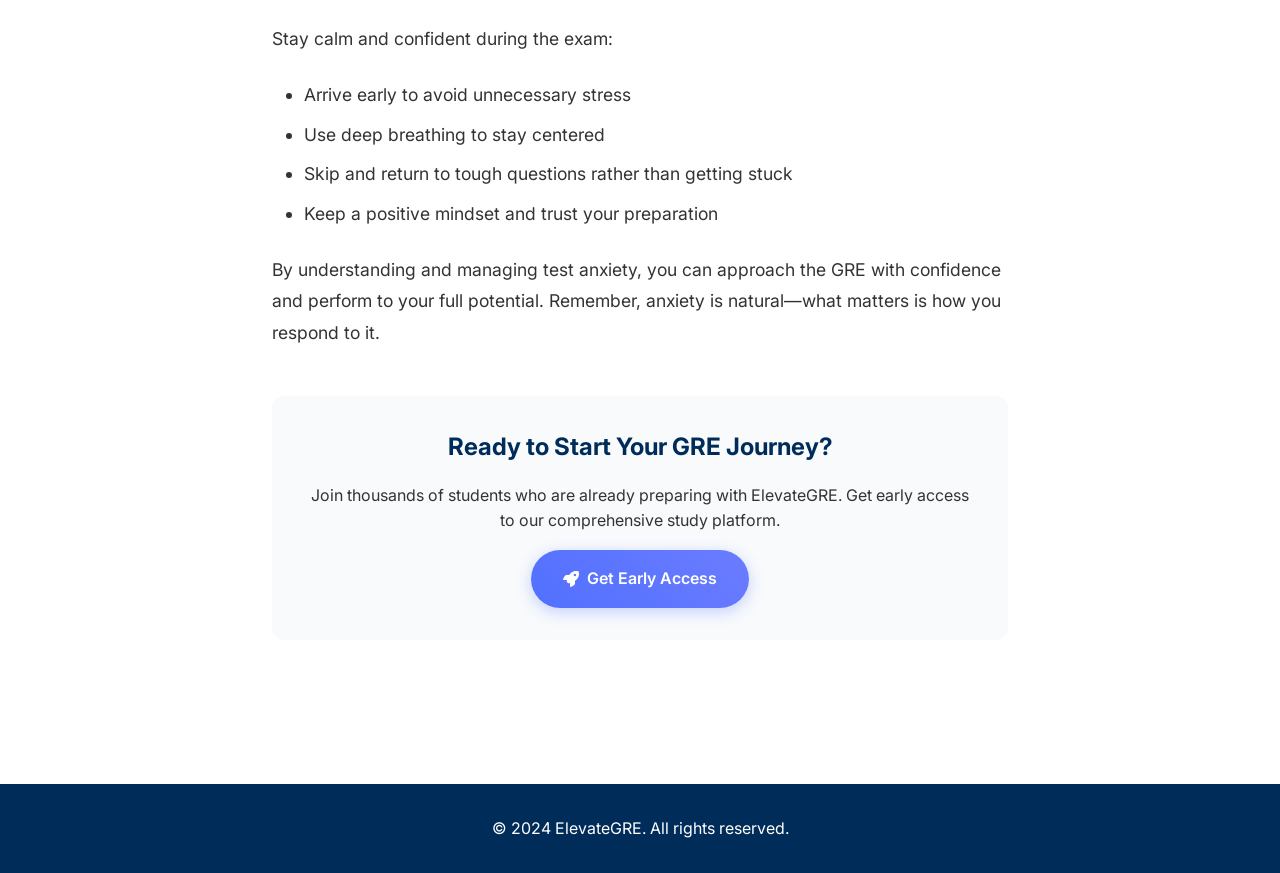
<file: blogs/overcoming-test-anxiety.html>
<!DOCTYPE html>
<html lang="en">
<head>
    <meta charset="UTF-8">
    <meta name="viewport" content="width=device-width, initial-scale=1.0">
    <title>10 Proven Tips to Boost Your GRE Verbal Score | ElevateGRE</title>
    <meta name="description" content="Struggling with GRE Verbal? Learn 10 actionable tips to tackle reading comprehension, text completion, and sentence equivalence effectively.">
    <meta name="keywords" content="GRE verbal tips, GRE reading comprehension, GRE text completion, GRE sentence equivalence, GRE vocabulary">
    <meta name="author" content="ElevateGRE">
    <meta name="robots" content="index, follow">

    <!-- Open Graph -->
    <meta property="og:type" content="article">
    <meta property="og:title" content="10 Proven Tips to Boost Your GRE Verbal Score">
    <meta property="og:description" content="Master GRE Verbal Reasoning with these expert strategies. Learn how to improve reading comprehension, text completion, and sentence equivalence.">
    <meta property="og:image" content="https://elevategre.com/media/logo_with_name.png">
    <meta property="og:url" content="https://elevategre.com/blogs/gre-verbal-reasoning-tips.html">
    
    <!-- Twitter -->
    <meta name="twitter:card" content="summary_large_image">
    <meta name="twitter:title" content="10 Proven Tips to Boost Your GRE Verbal Score">
    <meta name="twitter:description" content="GRE Verbal Reasoning made simple — improve your score with these expert tips.">
    <meta name="twitter:image" content="https://elevategre.com/media/logo_with_name.png">

    <!-- Canonical -->
    <link rel="canonical" href="https://elevategre.com/blogs/gre-verbal-reasoning-tips.html">

    <link href="https://fonts.googleapis.com/css2?family=Inter:wght@300;400;500;600;700&display=swap" rel="stylesheet">
    <link rel="stylesheet" href="https://cdnjs.cloudflare.com/ajax/libs/font-awesome/6.0.0/css/all.min.css">
    <link rel="stylesheet" href="../style/blog.css">
</head>
<body>
    <header class="header">
        <nav class="nav">
            <img src="../media/logo_with_name.png" alt="ElevateGRE Logo" class="logo">
            <ul class="nav-links">
                <li><a href="../index.html">Home</a></li>
                <li><a href="../blogs.html">Blog</a></li>
            </ul>
        </nav>
    </header>

    <main class="container">
        <a href="/blogs.html" class="back-link">
            <i class="fas fa-arrow-left"></i>
            Back to Blog
        </a>

        <article class="blog-header">
            <div class="blog-meta" id="blogMeta">
                <!-- Meta information will be populated by JavaScript -->
            </div>
            <h1 class="blog-title" id="blogTitle">
                Overcoming Test Anxiety: A Complete Guide
                <!-- Blog title will be populated by JavaScript -->
            </h1>
            <p class="blog-excerpt" id="blogExcerpt">
                Learn how to manage and overcome GRE test anxiety. Discover strategies to stay calm, focused, and confident on exam day.
                <!-- Blog excerpt will be populated by JavaScript -->
            </p>
        </article>

        <div class="blog-content" id="blogContent">
            <p>Test anxiety can significantly impact your GRE performance, even if you are well-prepared. The good news is that with the right strategies, you can manage stress and perform at your best. Here’s a comprehensive guide to overcoming GRE test anxiety.</p>

                    <h2>1. Understand Test Anxiety</h2>
                    <p>Recognize the symptoms and triggers:</p>
                    <ul>
                        <li>Physical: sweaty palms, rapid heartbeat, nausea</li>
                        <li>Mental: negative thoughts, racing mind, difficulty focusing</li>
                        <li>Behavioral: procrastination, avoidance, excessive checking</li>
                    </ul>

                    <h2>2. Prepare Thoroughly</h2>
                    <p>Confidence comes from preparation:</p>
                    <ul>
                        <li>Follow a structured study schedule</li>
                        <li>Use official GRE practice materials</li>
                        <li>Take timed practice tests to simulate exam conditions</li>
                    </ul>

                    <div class="highlight-box">
                        <strong>Pro Tip:</strong> Familiarity with the test format reduces uncertainty, which is a major source of anxiety.
                    </div>

                    <h2>3. Practice Relaxation Techniques</h2>
                    <p>Incorporate calming methods into your routine:</p>
                    <ul>
                        <li>Deep breathing exercises before and during study sessions</li>
                        <li>Progressive muscle relaxation to release tension</li>
                        <li>Mindfulness meditation to stay present and focused</li>
                    </ul>

                    <h2>4. Develop Positive Self-Talk</h2>
                    <p>Shift your mindset:</p>
                    <ul>
                        <li>Replace negative thoughts with encouraging statements</li>
                        <li>Visualize successfully completing sections of the GRE</li>
                        <li>Remind yourself of past successes and preparation efforts</li>
                    </ul>

                    <h2>5. Build a Healthy Routine</h2>
                    <p>Physical well-being affects mental performance:</p>
                    <ul>
                        <li>Maintain regular sleep patterns</li>
                        <li>Eat balanced meals, especially on test day</li>
                        <li>Exercise regularly to reduce stress and improve focus</li>
                    </ul>

                    <h2>6. Simulate Exam Conditions</h2>
                    <p>Practice under realistic conditions:</p>
                    <ul>
                        <li>Use full-length timed tests</li>
                        <li>Practice in a quiet environment with minimal distractions</li>
                        <li>Learn to pace yourself for each section</li>
                    </ul>

                    <h2>7. Use Strategic Breaks</h2>
                    <p>Manage your energy and focus:</p>
                    <ul>
                        <li>Take short breaks during study sessions to recharge</li>
                        <li>Use the official GRE break strategically during the test</li>
                        <li>Stretch, breathe, and clear your mind during breaks</li>
                    </ul>

                    <h2>8. Focus on Process, Not Outcome</h2>
                    <p>Shift attention from the score to your actions:</p>
                    <ul>
                        <li>Concentrate on understanding questions and applying strategies</li>
                        <li>Avoid catastrophizing about mistakes</li>
                        <li>Celebrate small successes during practice</li>
                    </ul>

                    <h2>9. Seek Support</h2>
                    <p>Don’t face anxiety alone:</p>
                    <ul>
                        <li>Discuss concerns with friends, mentors, or fellow test-takers</li>
                        <li>Consider professional guidance if anxiety is severe</li>
                        <li>Join study groups to stay motivated and accountable</li>
                    </ul>

                    <h2>10. Test-Day Strategies</h2>
                    <p>Stay calm and confident during the exam:</p>
                    <ul>
                        <li>Arrive early to avoid unnecessary stress</li>
                        <li>Use deep breathing to stay centered</li>
                        <li>Skip and return to tough questions rather than getting stuck</li>
                        <li>Keep a positive mindset and trust your preparation</li>
                    </ul>

                    <p>By understanding and managing test anxiety, you can approach the GRE with confidence and perform to your full potential. Remember, anxiety is natural—what matters is how you respond to it.</p>

            <!-- Blog content will be populated by JavaScript -->
        </div>

        <div class="cta-section">
            <h3>Ready to Start Your GRE Journey?</h3>
            <p>Join thousands of students who are already preparing with ElevateGRE. Get early access to our comprehensive study platform.</p>
            <a href="index.html" class="cta-button">
                <i class="fas fa-rocket"></i>
                Get Early Access
            </a>
        </div>
    </main>

    <footer class="footer">
        <p>&copy; 2024 ElevateGRE. All rights reserved.</p>
    </footer>

</body>
</html>
</file>
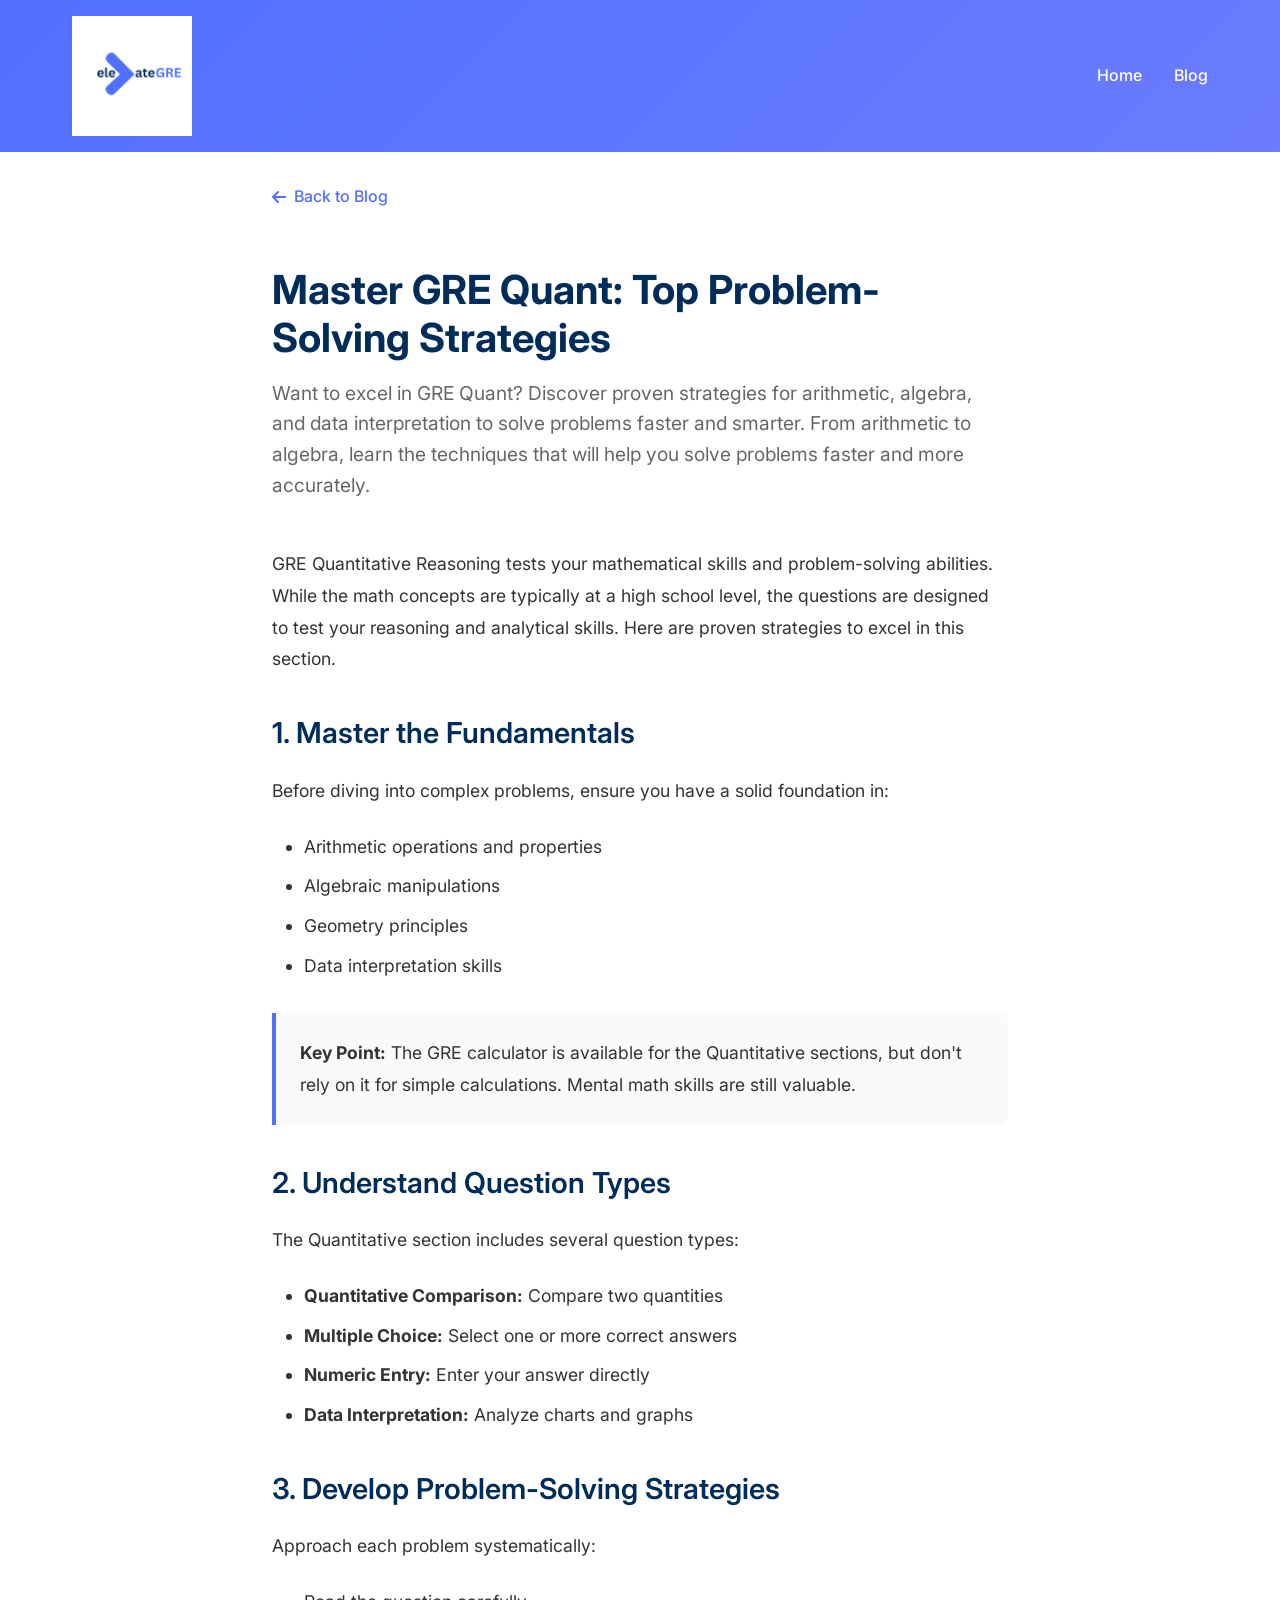
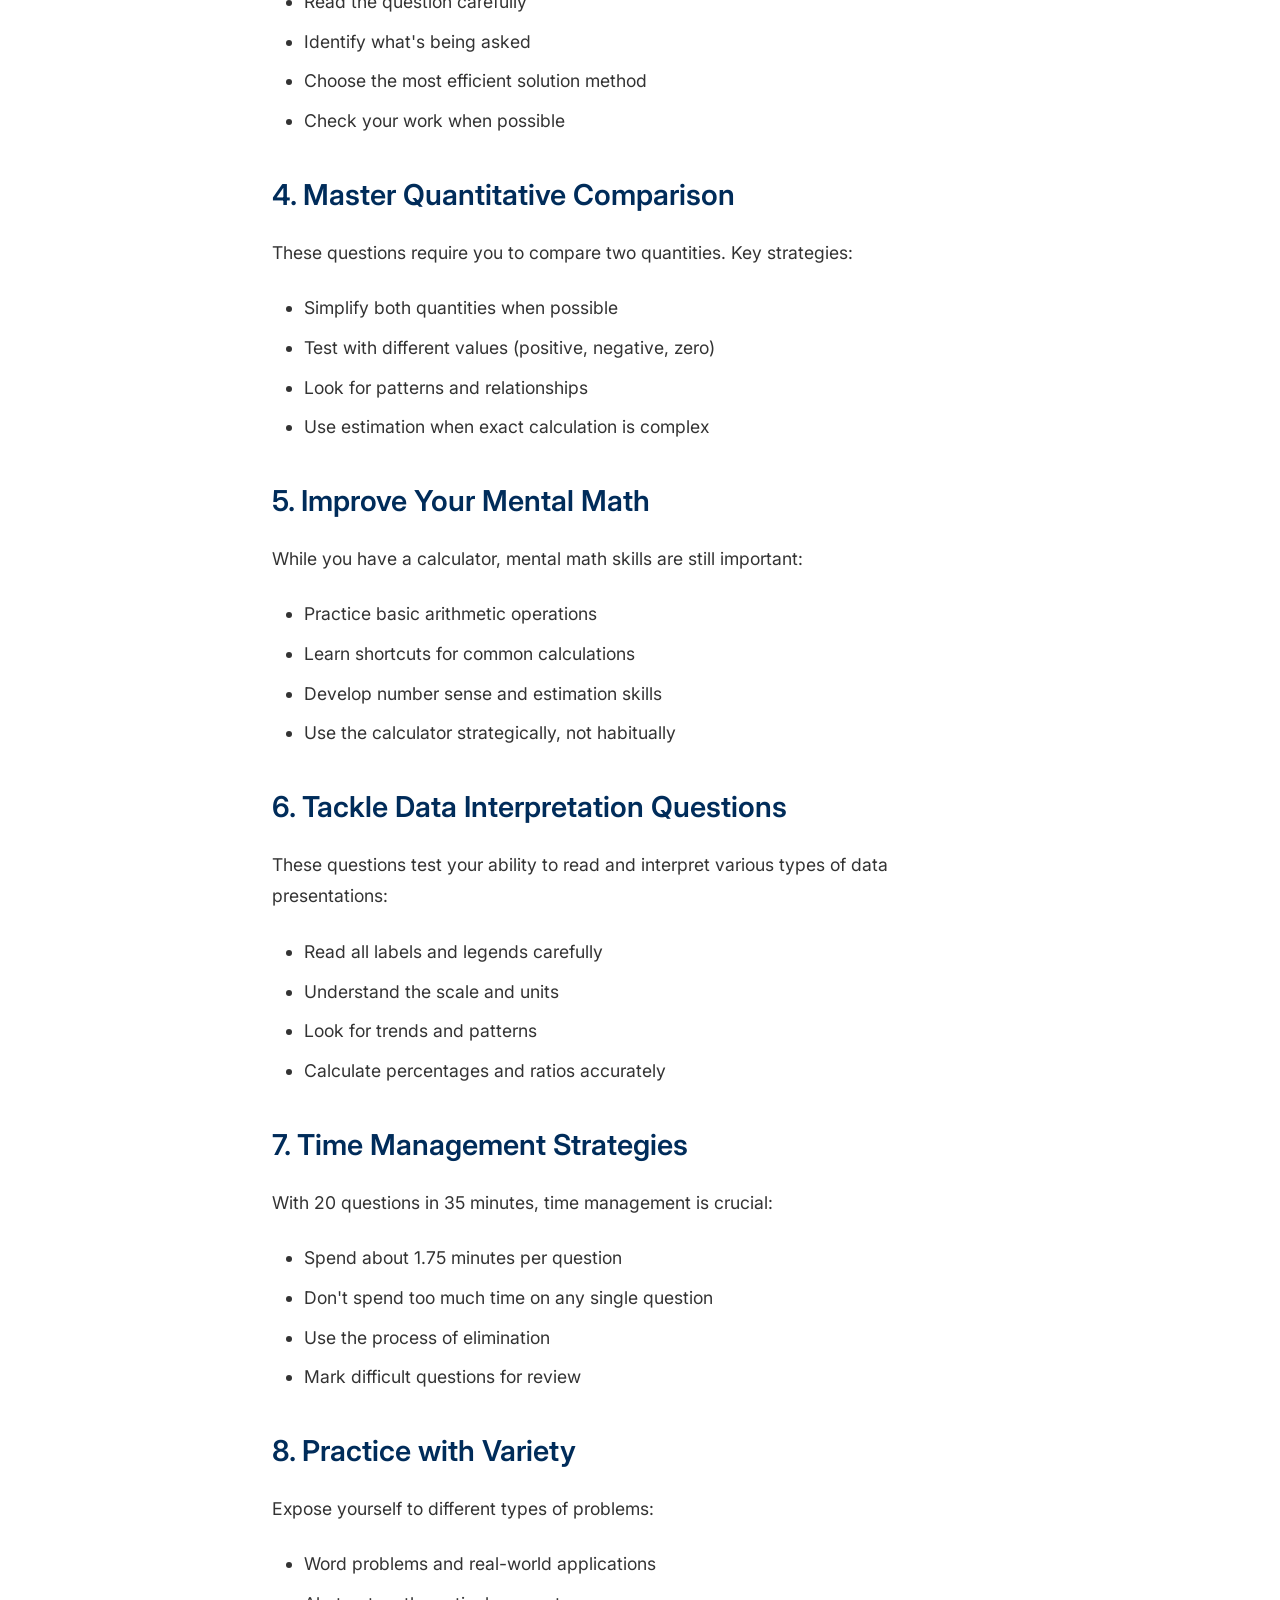
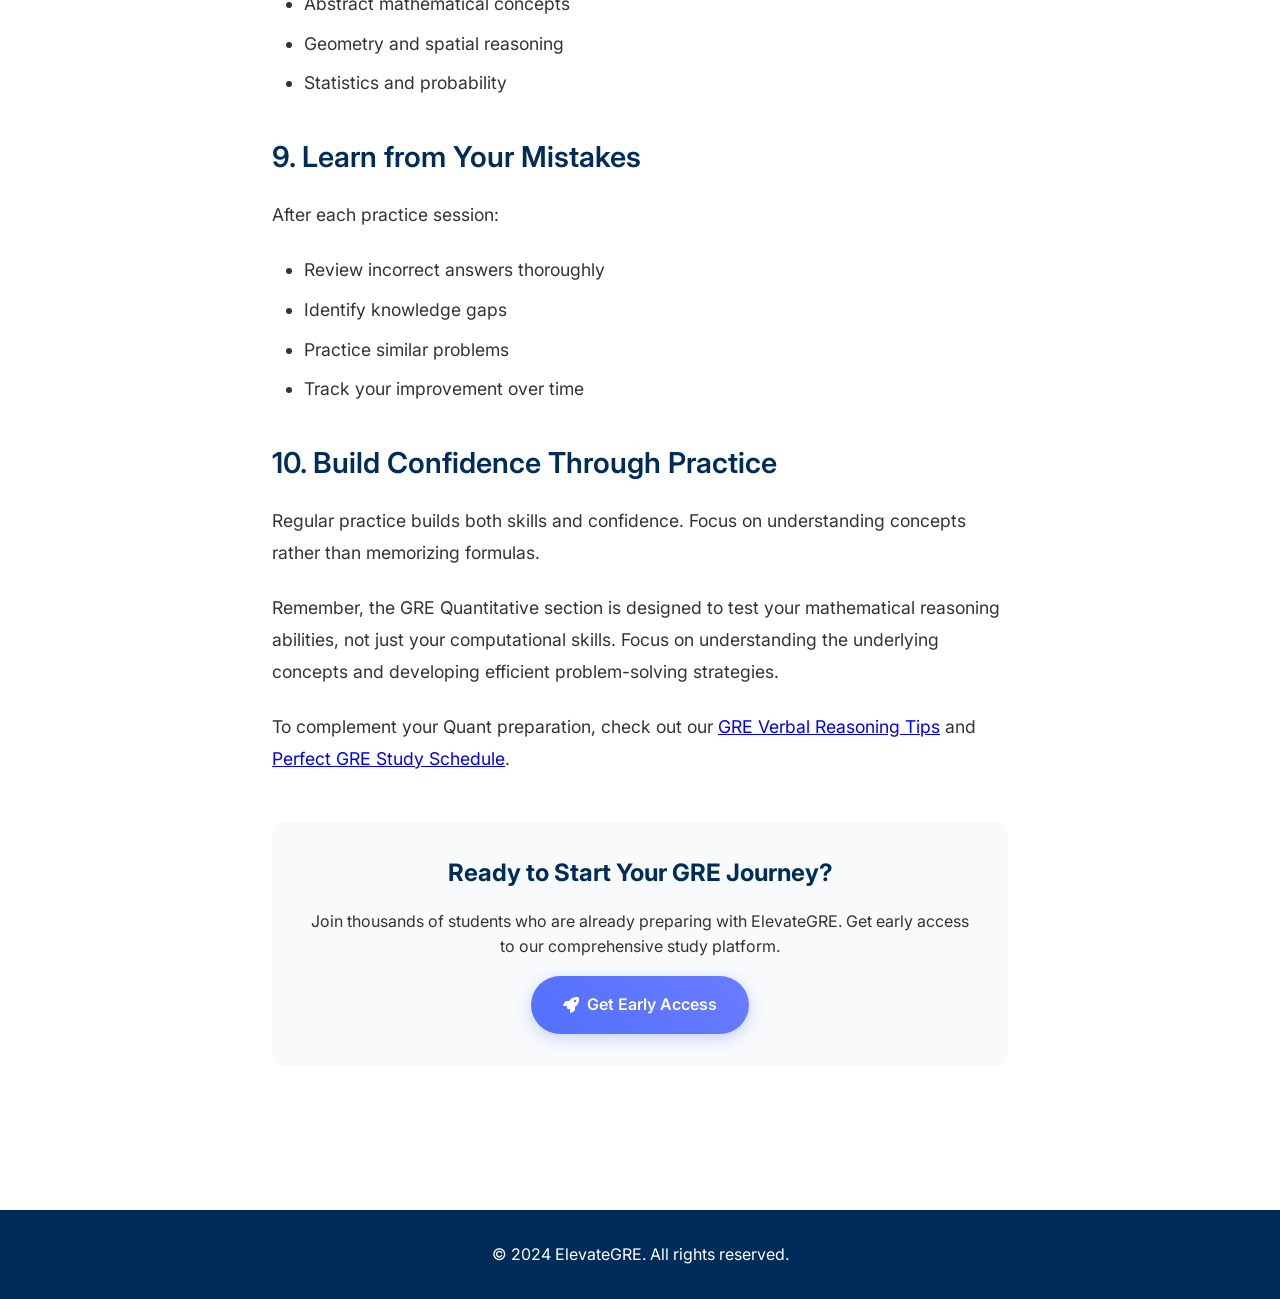
<file: blogs/quantitative-reasoning-strategies.html>
<!DOCTYPE html>
<html lang="en">
<head>
    <meta charset="UTF-8">
    <meta name="viewport" content="width=device-width, initial-scale=1.0">
    <title>10 Proven Tips to Boost Your GRE Verbal Score | ElevateGRE</title>
    <meta name="description" content="Struggling with GRE Verbal? Learn 10 actionable tips to tackle reading comprehension, text completion, and sentence equivalence effectively.">
    <meta name="keywords" content="GRE verbal tips, GRE reading comprehension, GRE text completion, GRE sentence equivalence, GRE vocabulary">
    <meta name="author" content="ElevateGRE">
    <meta name="robots" content="index, follow">

    <!-- Open Graph -->
    <meta property="og:type" content="article">
    <meta property="og:title" content="10 Proven Tips to Boost Your GRE Verbal Score">
    <meta property="og:description" content="Master GRE Verbal Reasoning with these expert strategies. Learn how to improve reading comprehension, text completion, and sentence equivalence.">
    <meta property="og:image" content="https://elevategre.com/media/logo_with_name.png">
    <meta property="og:url" content="https://elevategre.com/blogs/gre-verbal-reasoning-tips.html">
    
    <!-- Twitter -->
    <meta name="twitter:card" content="summary_large_image">
    <meta name="twitter:title" content="10 Proven Tips to Boost Your GRE Verbal Score">
    <meta name="twitter:description" content="GRE Verbal Reasoning made simple — improve your score with these expert tips.">
    <meta name="twitter:image" content="https://elevategre.com/media/logo_with_name.png">

    <!-- Canonical -->
    <link rel="canonical" href="https://elevategre.com/blogs/gre-verbal-reasoning-tips.html">

    <link href="https://fonts.googleapis.com/css2?family=Inter:wght@300;400;500;600;700&display=swap" rel="stylesheet">
    <link rel="stylesheet" href="https://cdnjs.cloudflare.com/ajax/libs/font-awesome/6.0.0/css/all.min.css">
    <link rel="stylesheet" href="../style/blog.css">
</head>
<body>
    <header class="header">
        <nav class="nav">
            <img src="../media/logo_with_name.png" alt="ElevateGRE Logo" class="logo">
            <ul class="nav-links">
                <li><a href="../index.html">Home</a></li>
                <li><a href="../blogs.html">Blog</a></li>
            </ul>
        </nav>
    </header>

    <main class="container">
        <a href="/blogs.html" class="back-link">
            <i class="fas fa-arrow-left"></i>
            Back to Blog
        </a>

        <article class="blog-header">
            <div class="blog-meta" id="blogMeta">
                <!-- Meta information will be populated by JavaScript -->
            </div>
            <h1 class="blog-title" id="blogTitle">
                Master GRE Quant: Top Problem-Solving Strategies
                <!-- Blog title will be populated by JavaScript -->
            </h1>
            <p class="blog-excerpt" id="blogExcerpt">
                Want to excel in GRE Quant? Discover proven strategies for arithmetic, algebra, and data interpretation to solve problems faster and smarter. From arithmetic to algebra, learn the techniques that will help you solve problems faster and more accurately.
                <!-- Blog excerpt will be populated by JavaScript -->
            </p>
        </article>

        <div class="blog-content" id="blogContent">
            <p>GRE Quantitative Reasoning tests your mathematical skills and problem-solving abilities. While the math concepts are typically at a high school level, the questions are designed to test your reasoning and analytical skills. Here are proven strategies to excel in this section.</p>

                    <h2>1. Master the Fundamentals</h2>
                    <p>Before diving into complex problems, ensure you have a solid foundation in:</p>
                    <ul>
                        <li>Arithmetic operations and properties</li>
                        <li>Algebraic manipulations</li>
                        <li>Geometry principles</li>
                        <li>Data interpretation skills</li>
                    </ul>

                    <div class="highlight-box">
                        <strong>Key Point:</strong> The GRE calculator is available for the Quantitative sections, but don't rely on it for simple calculations. Mental math skills are still valuable.
                    </div>

                    <h2>2. Understand Question Types</h2>
                    <p>The Quantitative section includes several question types:</p>
                    <ul>
                        <li><strong>Quantitative Comparison:</strong> Compare two quantities</li>
                        <li><strong>Multiple Choice:</strong> Select one or more correct answers</li>
                        <li><strong>Numeric Entry:</strong> Enter your answer directly</li>
                        <li><strong>Data Interpretation:</strong> Analyze charts and graphs</li>
                    </ul>

                    <h2>3. Develop Problem-Solving Strategies</h2>
                    <p>Approach each problem systematically:</p>
                    <ul>
                        <li>Read the question carefully</li>
                        <li>Identify what's being asked</li>
                        <li>Choose the most efficient solution method</li>
                        <li>Check your work when possible</li>
                    </ul>

                    <h2>4. Master Quantitative Comparison</h2>
                    <p>These questions require you to compare two quantities. Key strategies:</p>
                    <ul>
                        <li>Simplify both quantities when possible</li>
                        <li>Test with different values (positive, negative, zero)</li>
                        <li>Look for patterns and relationships</li>
                        <li>Use estimation when exact calculation is complex</li>
                    </ul>

                    <h2>5. Improve Your Mental Math</h2>
                    <p>While you have a calculator, mental math skills are still important:</p>
                    <ul>
                        <li>Practice basic arithmetic operations</li>
                        <li>Learn shortcuts for common calculations</li>
                        <li>Develop number sense and estimation skills</li>
                        <li>Use the calculator strategically, not habitually</li>
                    </ul>

                    <h2>6. Tackle Data Interpretation Questions</h2>
                    <p>These questions test your ability to read and interpret various types of data presentations:</p>
                    <ul>
                        <li>Read all labels and legends carefully</li>
                        <li>Understand the scale and units</li>
                        <li>Look for trends and patterns</li>
                        <li>Calculate percentages and ratios accurately</li>
                    </ul>

                    <h2>7. Time Management Strategies</h2>
                    <p>With 20 questions in 35 minutes, time management is crucial:</p>
                    <ul>
                        <li>Spend about 1.75 minutes per question</li>
                        <li>Don't spend too much time on any single question</li>
                        <li>Use the process of elimination</li>
                        <li>Mark difficult questions for review</li>
                    </ul>

                    <h2>8. Practice with Variety</h2>
                    <p>Expose yourself to different types of problems:</p>
                    <ul>
                        <li>Word problems and real-world applications</li>
                        <li>Abstract mathematical concepts</li>
                        <li>Geometry and spatial reasoning</li>
                        <li>Statistics and probability</li>
                    </ul>

                    <h2>9. Learn from Your Mistakes</h2>
                    <p>After each practice session:</p>
                    <ul>
                        <li>Review incorrect answers thoroughly</li>
                        <li>Identify knowledge gaps</li>
                        <li>Practice similar problems</li>
                        <li>Track your improvement over time</li>
                    </ul>

                    <h2>10. Build Confidence Through Practice</h2>
                    <p>Regular practice builds both skills and confidence. Focus on understanding concepts rather than memorizing formulas.</p>

                    <p>Remember, the GRE Quantitative section is designed to test your mathematical reasoning abilities, not just your computational skills. Focus on understanding the underlying concepts and developing efficient problem-solving strategies.</p>
                    <p>To complement your Quant preparation, check out our <a href="/blog/gre-verbal-reasoning-tips">GRE Verbal Reasoning Tips</a> and <a href="/blog/creating-the-perfect-gre-study-schedule">Perfect GRE Study Schedule</a>.</p>

            <!-- Blog content will be populated by JavaScript -->
        </div>

        <div class="cta-section">
            <h3>Ready to Start Your GRE Journey?</h3>
            <p>Join thousands of students who are already preparing with ElevateGRE. Get early access to our comprehensive study platform.</p>
            <a href="../index.html" class="cta-button">
                <i class="fas fa-rocket"></i>
                Get Early Access
            </a>
        </div>
    </main>

    <footer class="footer">
        <p>&copy; 2024 ElevateGRE. All rights reserved.</p>
    </footer>

</body>
</html>
</file>
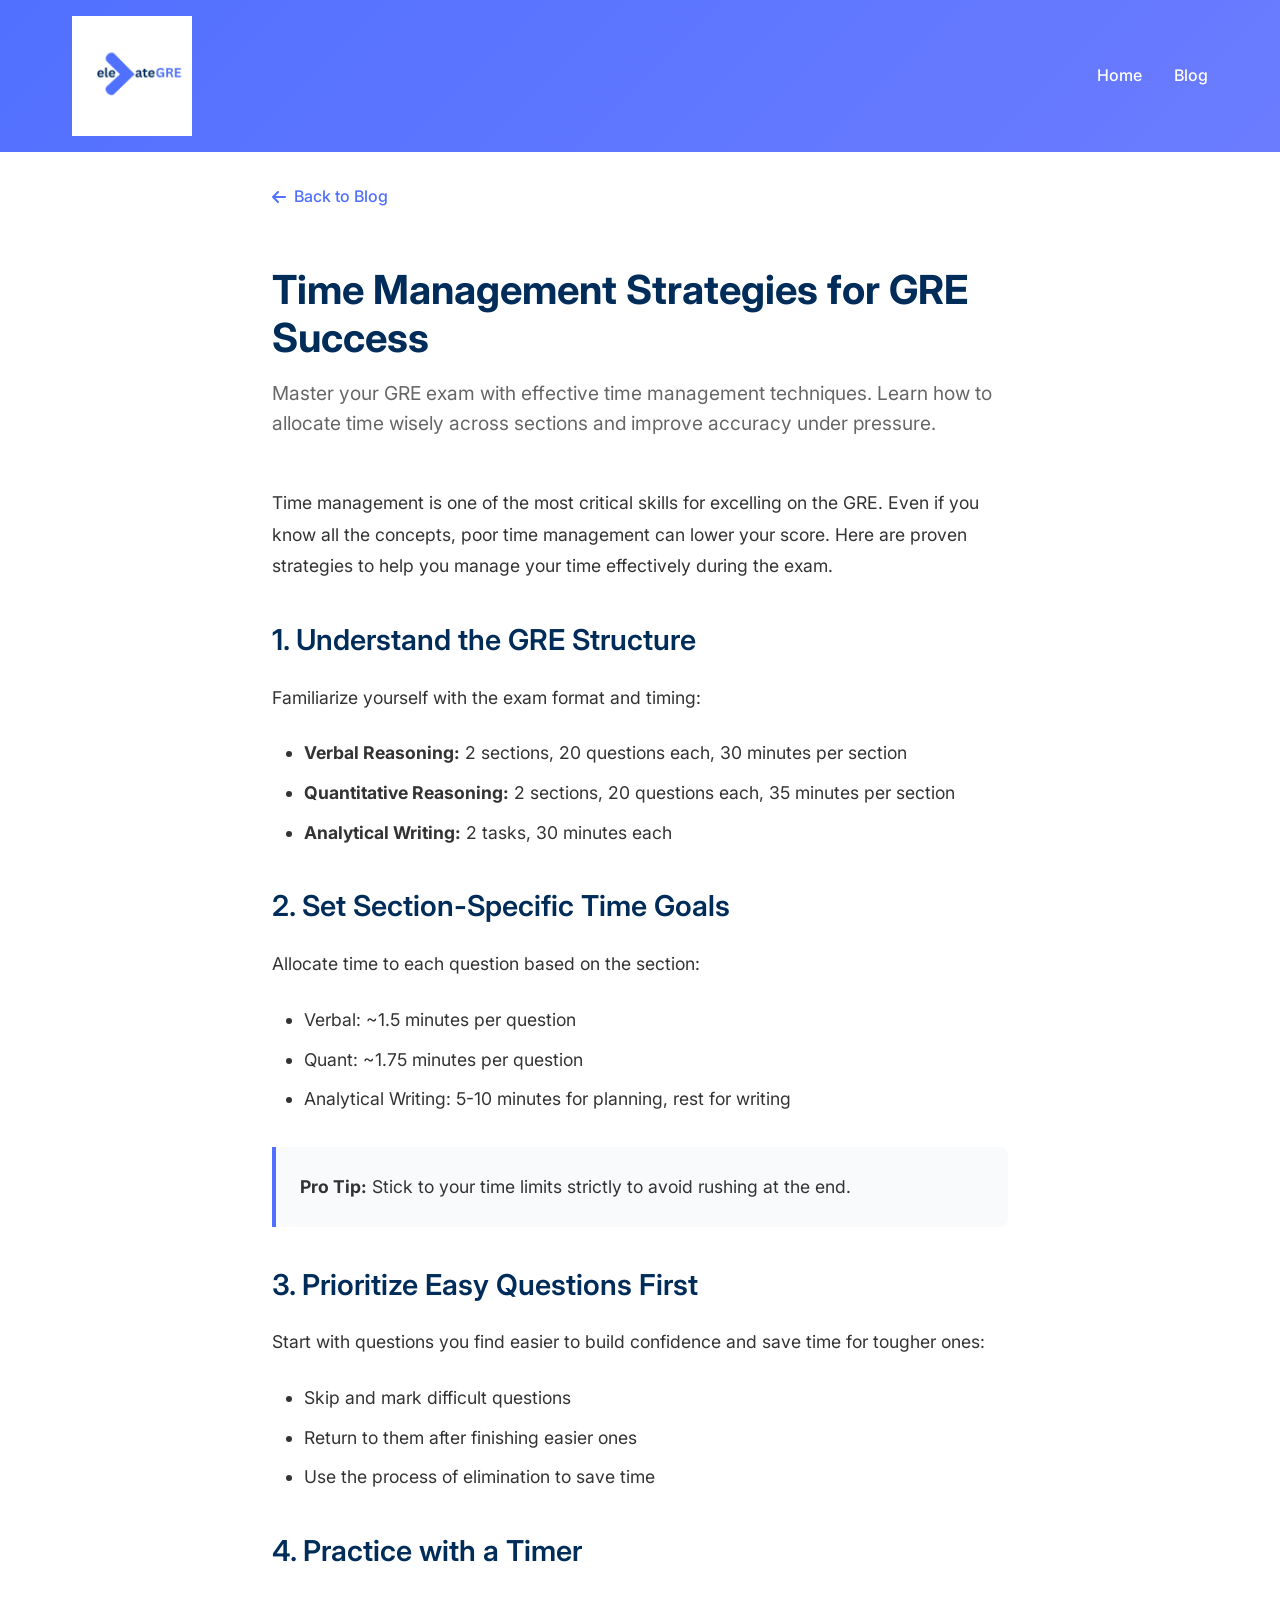
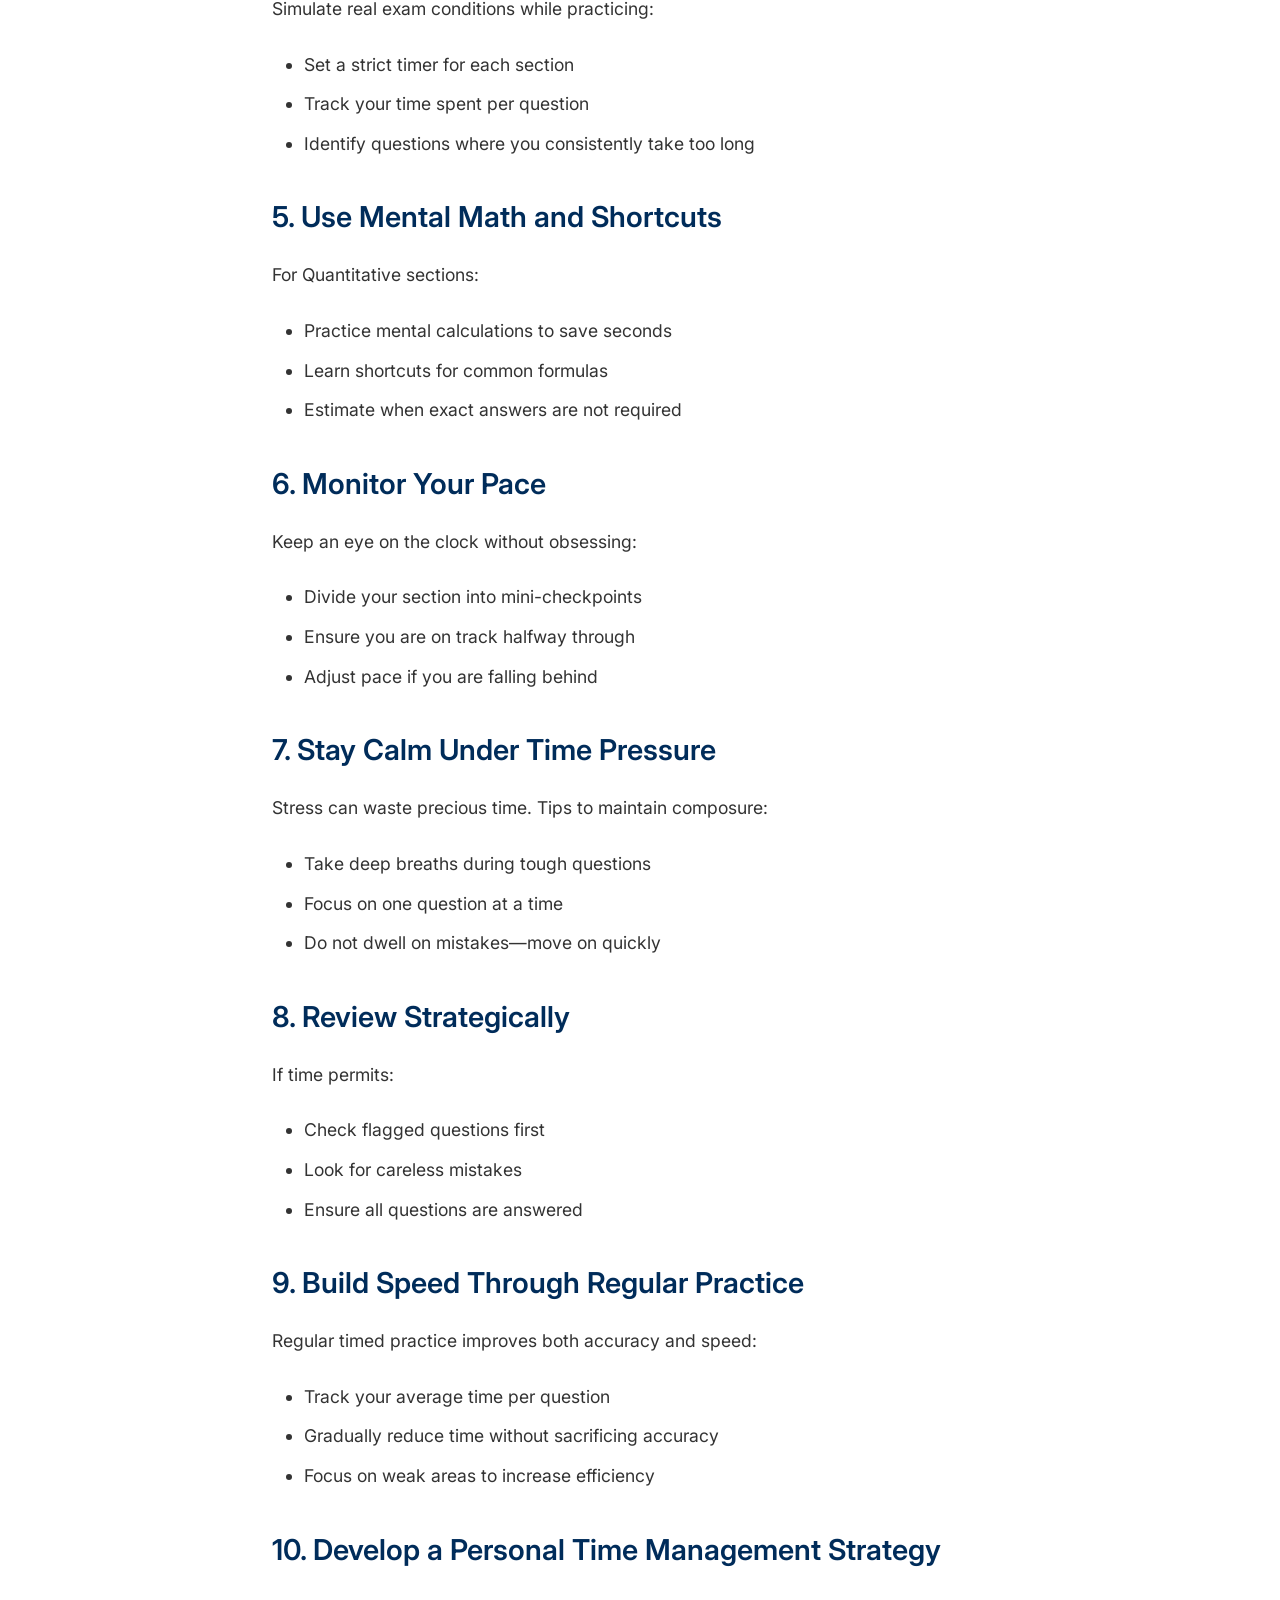
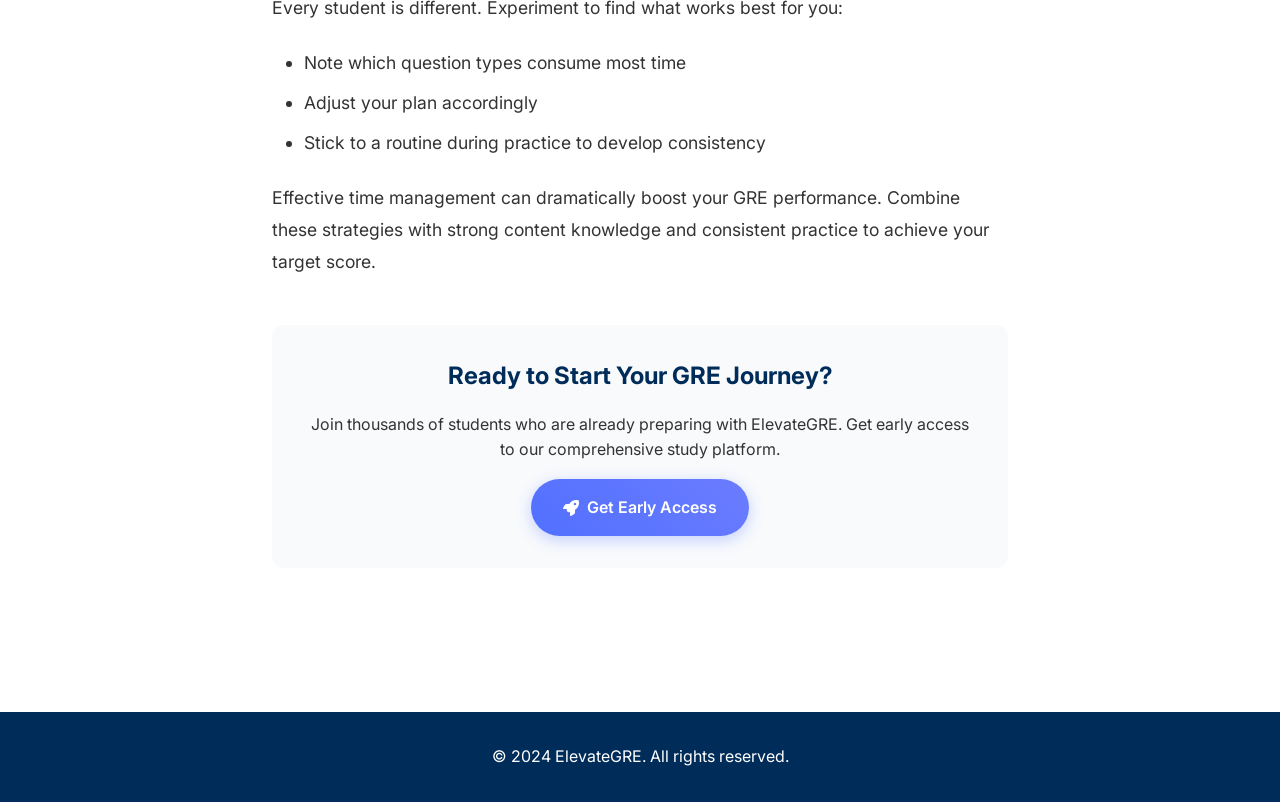
<file: blogs/time-management-gre.html>
<!DOCTYPE html>
<html lang="en">
<head>
    <meta charset="UTF-8">
    <meta name="viewport" content="width=device-width, initial-scale=1.0">
    <title>10 Proven Tips to Boost Your GRE Verbal Score | ElevateGRE</title>
    <meta name="description" content="Struggling with GRE Verbal? Learn 10 actionable tips to tackle reading comprehension, text completion, and sentence equivalence effectively.">
    <meta name="keywords" content="GRE verbal tips, GRE reading comprehension, GRE text completion, GRE sentence equivalence, GRE vocabulary">
    <meta name="author" content="ElevateGRE">
    <meta name="robots" content="index, follow">

    <!-- Open Graph -->
    <meta property="og:type" content="article">
    <meta property="og:title" content="10 Proven Tips to Boost Your GRE Verbal Score">
    <meta property="og:description" content="Master GRE Verbal Reasoning with these expert strategies. Learn how to improve reading comprehension, text completion, and sentence equivalence.">
    <meta property="og:image" content="https://elevategre.com/media/logo_with_name.png">
    <meta property="og:url" content="https://elevategre.com/blogs/gre-verbal-reasoning-tips.html">
    
    <!-- Twitter -->
    <meta name="twitter:card" content="summary_large_image">
    <meta name="twitter:title" content="10 Proven Tips to Boost Your GRE Verbal Score">
    <meta name="twitter:description" content="GRE Verbal Reasoning made simple — improve your score with these expert tips.">
    <meta name="twitter:image" content="https://elevategre.com/media/logo_with_name.png">

    <!-- Canonical -->
    <link rel="canonical" href="https://elevategre.com/blogs/gre-verbal-reasoning-tips.html">

    <link href="https://fonts.googleapis.com/css2?family=Inter:wght@300;400;500;600;700&display=swap" rel="stylesheet">
    <link rel="stylesheet" href="https://cdnjs.cloudflare.com/ajax/libs/font-awesome/6.0.0/css/all.min.css">
    <link rel="stylesheet" href="../style/blog.css">
</head>
<body>
    <header class="header">
        <nav class="nav">
            <img src="../media/logo_with_name.png" alt="ElevateGRE Logo" class="logo">
            <ul class="nav-links">
                <li><a href="../index.html">Home</a></li>
                <li><a href="../blogs.html">Blog</a></li>
            </ul>
        </nav>
    </header>

    <main class="container">
        <a href="../blogs.html" class="back-link">
            <i class="fas fa-arrow-left"></i>
            Back to Blog
        </a>

        <article class="blog-header">
            <div class="blog-meta" id="blogMeta">
                <!-- Meta information will be populated by JavaScript -->
            </div>
            <h1 class="blog-title" id="blogTitle">
                Time Management Strategies for GRE Success
                <!-- Blog title will be populated by JavaScript -->
            </h1>
            <p class="blog-excerpt" id="blogExcerpt">
                Master your GRE exam with effective time management techniques. Learn how to allocate time wisely across sections and improve accuracy under pressure.
                <!-- Blog excerpt will be populated by JavaScript -->
            </p>
        </article>

        <div class="blog-content" id="blogContent">
            <p>Time management is one of the most critical skills for excelling on the GRE. Even if you know all the concepts, poor time management can lower your score. Here are proven strategies to help you manage your time effectively during the exam.</p>

                    <h2>1. Understand the GRE Structure</h2>
                    <p>Familiarize yourself with the exam format and timing:</p>
                    <ul>
                        <li><strong>Verbal Reasoning:</strong> 2 sections, 20 questions each, 30 minutes per section</li>
                        <li><strong>Quantitative Reasoning:</strong> 2 sections, 20 questions each, 35 minutes per section</li>
                        <li><strong>Analytical Writing:</strong> 2 tasks, 30 minutes each</li>
                    </ul>

                    <h2>2. Set Section-Specific Time Goals</h2>
                    <p>Allocate time to each question based on the section:</p>
                    <ul>
                        <li>Verbal: ~1.5 minutes per question</li>
                        <li>Quant: ~1.75 minutes per question</li>
                        <li>Analytical Writing: 5-10 minutes for planning, rest for writing</li>
                    </ul>

                    <div class="highlight-box">
                        <strong>Pro Tip:</strong> Stick to your time limits strictly to avoid rushing at the end.
                    </div>

                    <h2>3. Prioritize Easy Questions First</h2>
                    <p>Start with questions you find easier to build confidence and save time for tougher ones:</p>
                    <ul>
                        <li>Skip and mark difficult questions</li>
                        <li>Return to them after finishing easier ones</li>
                        <li>Use the process of elimination to save time</li>
                    </ul>

                    <h2>4. Practice with a Timer</h2>
                    <p>Simulate real exam conditions while practicing:</p>
                    <ul>
                        <li>Set a strict timer for each section</li>
                        <li>Track your time spent per question</li>
                        <li>Identify questions where you consistently take too long</li>
                    </ul>

                    <h2>5. Use Mental Math and Shortcuts</h2>
                    <p>For Quantitative sections:</p>
                    <ul>
                        <li>Practice mental calculations to save seconds</li>
                        <li>Learn shortcuts for common formulas</li>
                        <li>Estimate when exact answers are not required</li>
                    </ul>

                    <h2>6. Monitor Your Pace</h2>
                    <p>Keep an eye on the clock without obsessing:</p>
                    <ul>
                        <li>Divide your section into mini-checkpoints</li>
                        <li>Ensure you are on track halfway through</li>
                        <li>Adjust pace if you are falling behind</li>
                    </ul>

                    <h2>7. Stay Calm Under Time Pressure</h2>
                    <p>Stress can waste precious time. Tips to maintain composure:</p>
                    <ul>
                        <li>Take deep breaths during tough questions</li>
                        <li>Focus on one question at a time</li>
                        <li>Do not dwell on mistakes—move on quickly</li>
                    </ul>

                    <h2>8. Review Strategically</h2>
                    <p>If time permits:</p>
                    <ul>
                        <li>Check flagged questions first</li>
                        <li>Look for careless mistakes</li>
                        <li>Ensure all questions are answered</li>
                    </ul>

                    <h2>9. Build Speed Through Regular Practice</h2>
                    <p>Regular timed practice improves both accuracy and speed:</p>
                    <ul>
                        <li>Track your average time per question</li>
                        <li>Gradually reduce time without sacrificing accuracy</li>
                        <li>Focus on weak areas to increase efficiency</li>
                    </ul>

                    <h2>10. Develop a Personal Time Management Strategy</h2>
                    <p>Every student is different. Experiment to find what works best for you:</p>
                    <ul>
                        <li>Note which question types consume most time</li>
                        <li>Adjust your plan accordingly</li>
                        <li>Stick to a routine during practice to develop consistency</li>
                    </ul>

                    <p>Effective time management can dramatically boost your GRE performance. Combine these strategies with strong content knowledge and consistent practice to achieve your target score.</p>

            <!-- Blog content will be populated by JavaScript -->
        </div>

        <div class="cta-section">
            <h3>Ready to Start Your GRE Journey?</h3>
            <p>Join thousands of students who are already preparing with ElevateGRE. Get early access to our comprehensive study platform.</p>
            <a href="index.html" class="cta-button">
                <i class="fas fa-rocket"></i>
                Get Early Access
            </a>
        </div>
    </main>

    <footer class="footer">
        <p>&copy; 2024 ElevateGRE. All rights reserved.</p>
    </footer>

</body>
</html>
</file>
<file: style/blog.css>
/* blog.css */

* {
    margin: 0;
    padding: 0;
    box-sizing: border-box;
}

body {
    font-family: 'Inter', sans-serif;
    background: #ffffff;
    color: #333333;
    line-height: 1.6;
}

.header {
    background: linear-gradient(135deg, #5170ff, #6b7cff);
    color: white;
    padding: 1rem 0;
    position: sticky;
    top: 0;
    z-index: 100;
}

.nav {
    max-width: 1200px;
    margin: 0 auto;
    padding: 0 2rem;
    display: flex;
    justify-content: space-between;
    align-items: center;
}

.logo {
    max-width: 120px;
    height: auto;
}

.nav-links {
    display: flex;
    gap: 2rem;
    list-style: none;
}

.nav-links a {
    color: white;
    text-decoration: none;
    font-weight: 500;
    transition: opacity 0.3s ease;
}

.nav-links a:hover {
    opacity: 0.8;
}

.back-link {
    display: inline-flex;
    align-items: center;
    gap: 0.5rem;
    color: #5170ff;
    text-decoration: none;
    font-weight: 500;
    margin-bottom: 2rem;
    transition: all 0.3s ease;
}

.back-link:hover {
    gap: 0.8rem;
}

.container {
    max-width: 800px;
    margin: 0 auto;
    padding: 2rem;
}

.blog-header {
    margin-bottom: 3rem;
}

.blog-meta {
    display: flex;
    align-items: center;
    gap: 2rem;
    margin-bottom: 1.5rem;
    font-size: 0.9rem;
    color: #666;
    flex-wrap: wrap;
}

.blog-meta span {
    display: flex;
    align-items: center;
    gap: 0.5rem;
}

.blog-title {
    font-size: 2.5rem;
    font-weight: 700;
    margin-bottom: 1rem;
    color: #002c5a;
    line-height: 1.2;
}

.blog-excerpt {
    font-size: 1.2rem;
    color: #666;
    margin-bottom: 2rem;
}

.blog-content {
    font-size: 1.1rem;
    line-height: 1.8;
}

.blog-content h2 {
    font-size: 1.8rem;
    font-weight: 600;
    margin: 2rem 0 1rem 0;
    color: #002c5a;
}

.blog-content h3 {
    font-size: 1.4rem;
    font-weight: 600;
    margin: 1.5rem 0 0.8rem 0;
    color: #002c5a;
}

.blog-content p {
    margin-bottom: 1.5rem;
}

.blog-content ul, .blog-content ol {
    margin: 1rem 0 1.5rem 2rem;
}

.blog-content li {
    margin-bottom: 0.5rem;
}

.highlight-box {
    background: #f8fafc;
    border-left: 4px solid #5170ff;
    padding: 1.5rem;
    margin: 2rem 0;
    border-radius: 0 8px 8px 0;
}

.cta-section {
    background: #f8fafc;
    border-radius: 12px;
    padding: 2rem;
    text-align: center;
    margin: 3rem 0;
}

.cta-section h3 {
    font-size: 1.5rem;
    margin-bottom: 1rem;
    color: #002c5a;
}

.cta-button {
    display: inline-flex;
    align-items: center;
    gap: 0.5rem;
    padding: 1rem 2rem;
    background: linear-gradient(45deg, #5170ff, #6b7cff);
    color: white;
    text-decoration: none;
    border-radius: 50px;
    font-weight: 600;
    transition: all 0.3s ease;
    box-shadow: 0 4px 15px rgba(81, 112, 255, 0.3);
    margin-top: 1rem;
}

.cta-button:hover {
    transform: translateY(-2px);
    box-shadow: 0 6px 20px rgba(81, 112, 255, 0.4);
}

.footer {
    background: #002c5a;
    color: white;
    text-align: center;
    padding: 2rem;
    margin-top: 4rem;
}

@media (max-width: 768px) {
    .nav {
        flex-direction: column;
        gap: 1rem;
    }

    .nav-links {
        gap: 1rem;
    }

    .blog-title {
        font-size: 2rem;
    }

    .container {
        padding: 1rem;
    }

    .blog-meta {
        flex-direction: column;
        align-items: flex-start;
        gap: 0.5rem;
    }
}
</file>
